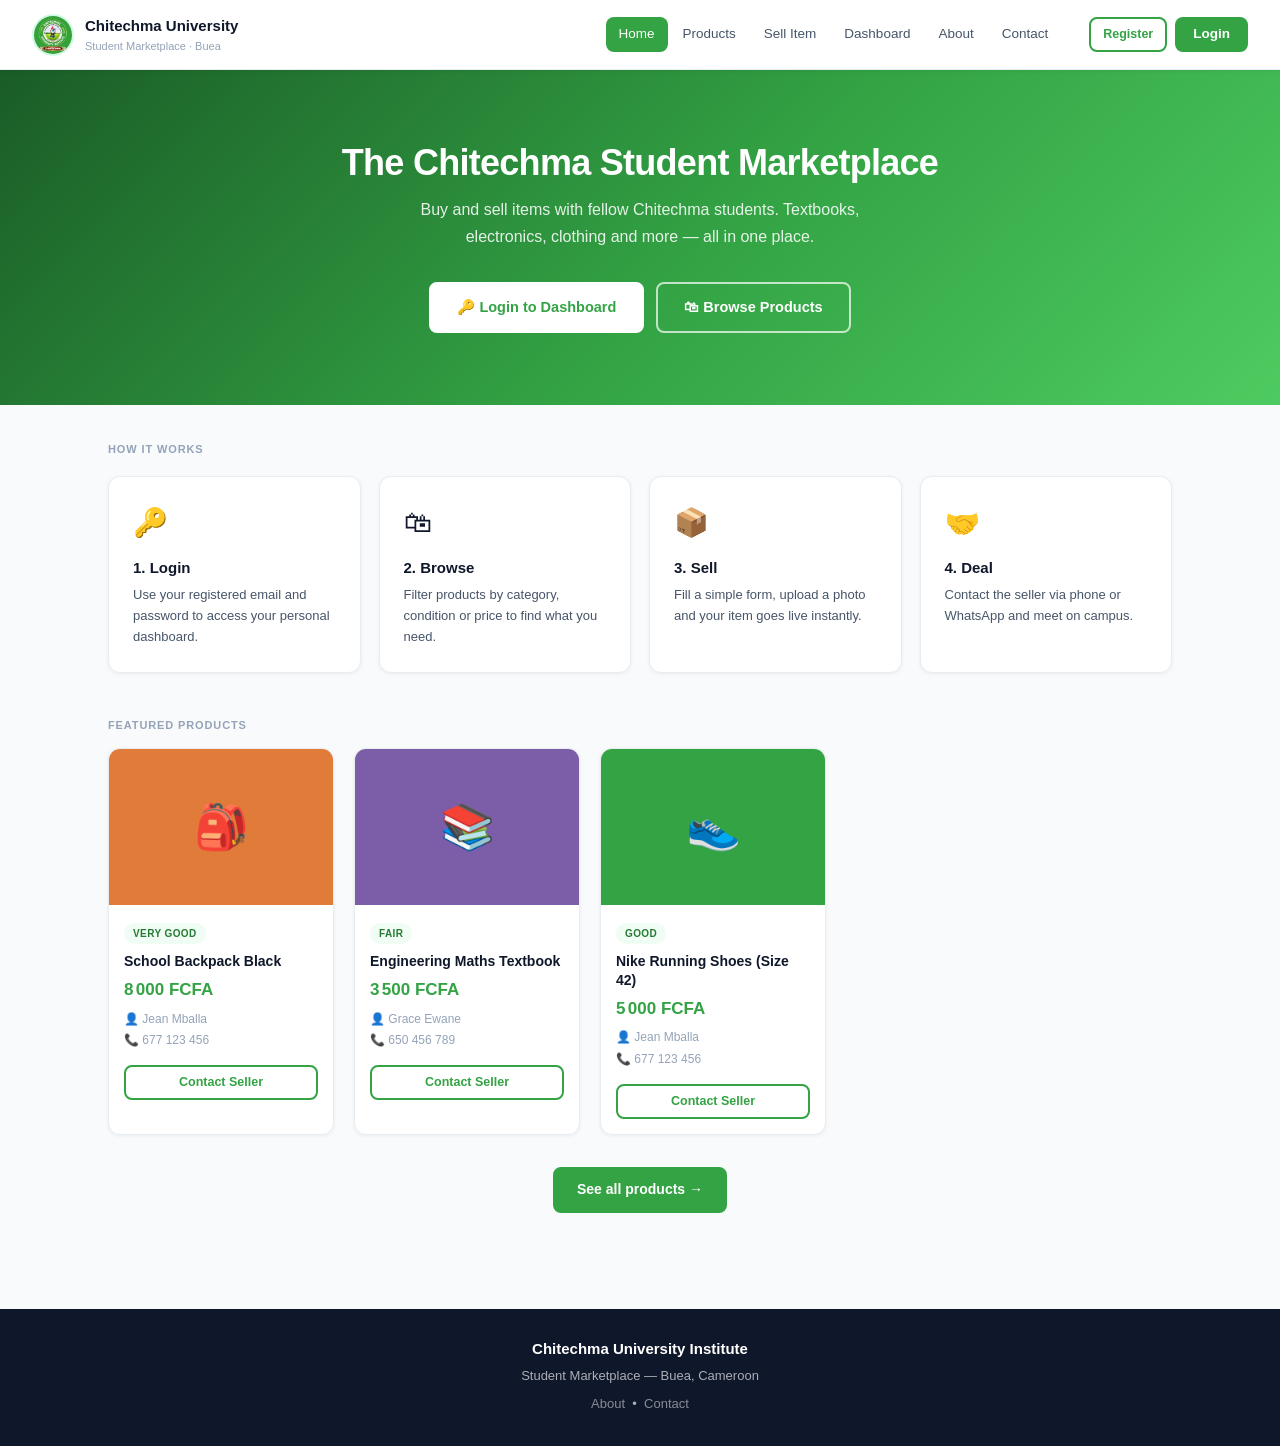
<file: index.html>
<!DOCTYPE html><html lang="en"><head><meta charset="UTF-8"><meta name="viewport" content="width=device-width,initial-scale=1.0"><title>Chitechma &mdash; Home</title><link rel="stylesheet" href="css/style.css"></head><body>
<header class="topbar">
  <a href="index.html" class="topbar-logo">
    <img src="images/logo.png" alt="Chitechma Logo">
    <div><div class="logo-name">Chitechma University</div><div class="logo-sub">Student Marketplace &middot; Buea</div></div>
  </a>
  <nav class="topbar-nav">
    <a href="index.html" id="nl-home">Home</a>
    <a href="products.html" id="nl-products">Products</a>
    <a href="sell.html" id="nl-sell">Sell Item</a>
    <a href="dashboard.html" id="nl-dashboard">Dashboard</a>
    <a href="about.html" id="nl-about">About</a>
    <a href="contact.html" id="nl-contact">Contact</a>
  </nav>
  <div id="nav-user-desktop"></div>
  <button class="nav-toggle" onclick="toggleMobileNav()">&#9776;</button>
</header>
<div class="nav-overlay" id="nav-overlay" onclick="closeMobileNav()"></div>
<div class="mobile-nav-panel" id="mobile-nav-panel">
  <div class="mnp-head"><span class="brand">&#127891; Menu</span><button class="mnp-close" onclick="closeMobileNav()">&#10005;</button></div>
  <div class="mnp-links">
    <a href="index.html" id="ml-home">&#127968; Home</a>
    <a href="products.html" id="ml-products">&#128717; Products</a>
    <a href="sell.html" id="ml-sell">&#128230; Sell Item</a>
    <a href="dashboard.html" id="ml-dashboard">&#128203; Dashboard</a>
    <a href="about.html" id="ml-about">&#8505; About</a>
    <a href="contact.html" id="ml-contact">&#128222; Contact</a>
  </div>
  <div id="nav-user-mobile"></div>
</div>

<div class="hero">
  <h1>The Chitechma Student Marketplace</h1>
  <p>Buy and sell items with fellow Chitechma students. Textbooks, electronics, clothing and more &mdash; all in one place.</p>
  <div class="hero-btns">
    <a href="login.html" class="btn btn-white">&#128273; Login to Dashboard</a>
    <a href="products.html" class="btn btn-outline">&#128717; Browse Products</a>
  </div>
</div>
<div class="page-wrap">
  <p class="section-label" style="margin-bottom:18px;">How it works</p>
  <div class="features-strip" style="margin-bottom:44px;">
    <div class="feature-card"><div class="feature-icon">&#128273;</div><h3>1. Login</h3><p>Use your registered email and password to access your personal dashboard.</p></div>
    <div class="feature-card"><div class="feature-icon">&#128717;</div><h3>2. Browse</h3><p>Filter products by category, condition or price to find what you need.</p></div>
    <div class="feature-card"><div class="feature-icon">&#128230;</div><h3>3. Sell</h3><p>Fill a simple form, upload a photo and your item goes live instantly.</p></div>
    <div class="feature-card"><div class="feature-icon">&#129309;</div><h3>4. Deal</h3><p>Contact the seller via phone or WhatsApp and meet on campus.</p></div>
  </div>
  <p class="section-label">Featured products</p>
  <div id="featured" class="products-grid" style="margin-bottom:32px;"></div>
  <div style="text-align:center;"><a href="products.html" class="btn btn-primary">See all products &rarr;</a></div>
</div>
<footer>
  <p class="footer-brand">Chitechma University Institute</p>
  <p>Student Marketplace &mdash; Buea, Cameroon</p>
  <p style="margin-top:8px;"><a href="about.html">About</a> &nbsp;&bull;&nbsp; <a href="contact.html">Contact</a></p>
</footer>
<script src="js/app.js"></script>
<script>document.addEventListener("DOMContentLoaded",function(){var p=DB.getApproved();var g=document.getElementById("featured");if(!p.length){g.innerHTML="<div class=\"empty\"><div class=\"empty-icon\">&#128235;</div><p>No products yet. <a href=\"sell.html\">Be the first!</a></p></div>";return;}g.innerHTML=p.slice(-4).reverse().map(buildCard).join("");});</script>
</body></html>
</file>
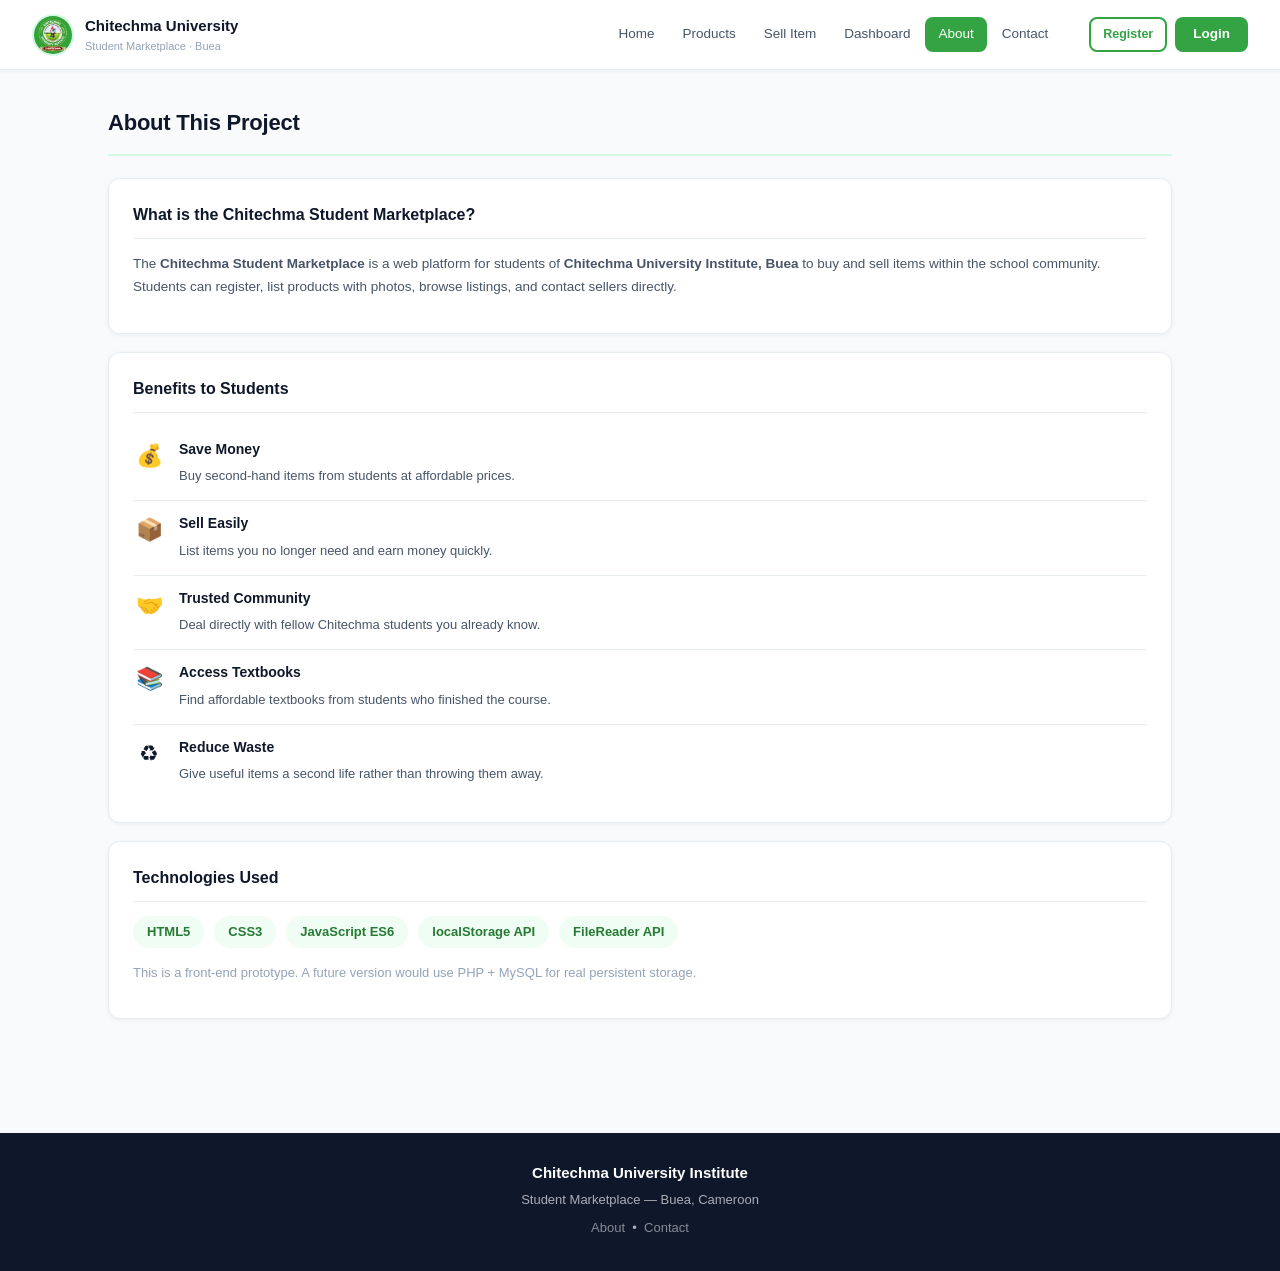
<file: about.html>
<!DOCTYPE html><html lang="en"><head><meta charset="UTF-8"><meta name="viewport" content="width=device-width,initial-scale=1.0"><title>Chitechma &mdash; About</title><link rel="stylesheet" href="css/style.css"></head><body>
<header class="topbar">
  <a href="index.html" class="topbar-logo">
    <img src="images/logo.png" alt="Chitechma Logo">
    <div><div class="logo-name">Chitechma University</div><div class="logo-sub">Student Marketplace &middot; Buea</div></div>
  </a>
  <nav class="topbar-nav">
    <a href="index.html" id="nl-home">Home</a>
    <a href="products.html" id="nl-products">Products</a>
    <a href="sell.html" id="nl-sell">Sell Item</a>
    <a href="dashboard.html" id="nl-dashboard">Dashboard</a>
    <a href="about.html" id="nl-about">About</a>
    <a href="contact.html" id="nl-contact">Contact</a>
  </nav>
  <div id="nav-user-desktop"></div>
  <button class="nav-toggle" onclick="toggleMobileNav()">&#9776;</button>
</header>
<div class="nav-overlay" id="nav-overlay" onclick="closeMobileNav()"></div>
<div class="mobile-nav-panel" id="mobile-nav-panel">
  <div class="mnp-head"><span class="brand">&#127891; Menu</span><button class="mnp-close" onclick="closeMobileNav()">&#10005;</button></div>
  <div class="mnp-links">
    <a href="index.html" id="ml-home">&#127968; Home</a>
    <a href="products.html" id="ml-products">&#128717; Products</a>
    <a href="sell.html" id="ml-sell">&#128230; Sell Item</a>
    <a href="dashboard.html" id="ml-dashboard">&#128203; Dashboard</a>
    <a href="about.html" id="ml-about">&#8505; About</a>
    <a href="contact.html" id="ml-contact">&#128222; Contact</a>
  </div>
  <div id="nav-user-mobile"></div>
</div>

<div class="page-wrap">
  <h1 class="page-title">About This Project</h1>
  <div class="info-block"><h2>What is the Chitechma Student Marketplace?</h2><p>The <strong>Chitechma Student Marketplace</strong> is a web platform for students of <strong>Chitechma University Institute, Buea</strong> to buy and sell items within the school community. Students can register, list products with photos, browse listings, and contact sellers directly.</p></div>
  <div class="info-block"><h2>Benefits to Students</h2>
    <div class="benefit-row"><div class="benefit-icon">&#128176;</div><div><strong>Save Money</strong><span>Buy second-hand items from students at affordable prices.</span></div></div>
    <div class="benefit-row"><div class="benefit-icon">&#128230;</div><div><strong>Sell Easily</strong><span>List items you no longer need and earn money quickly.</span></div></div>
    <div class="benefit-row"><div class="benefit-icon">&#129309;</div><div><strong>Trusted Community</strong><span>Deal directly with fellow Chitechma students you already know.</span></div></div>
    <div class="benefit-row"><div class="benefit-icon">&#128218;</div><div><strong>Access Textbooks</strong><span>Find affordable textbooks from students who finished the course.</span></div></div>
    <div class="benefit-row"><div class="benefit-icon">&#9851;</div><div><strong>Reduce Waste</strong><span>Give useful items a second life rather than throwing them away.</span></div></div>
  </div>
  <div class="info-block"><h2>Technologies Used</h2><div style="display:flex;flex-wrap:wrap;gap:10px;margin-top:4px;"><span class="badge badge-green" style="font-size:13px;padding:6px 14px;">HTML5</span><span class="badge badge-green" style="font-size:13px;padding:6px 14px;">CSS3</span><span class="badge badge-green" style="font-size:13px;padding:6px 14px;">JavaScript ES6</span><span class="badge badge-green" style="font-size:13px;padding:6px 14px;">localStorage API</span><span class="badge badge-green" style="font-size:13px;padding:6px 14px;">FileReader API</span></div><p style="margin-top:14px;font-size:13px;color:var(--t3);">This is a front-end prototype. A future version would use PHP + MySQL for real persistent storage.</p></div>
</div>
<footer>
  <p class="footer-brand">Chitechma University Institute</p>
  <p>Student Marketplace &mdash; Buea, Cameroon</p>
  <p style="margin-top:8px;"><a href="about.html">About</a> &nbsp;&bull;&nbsp; <a href="contact.html">Contact</a></p>
</footer>
<script src="js/app.js"></script>
</body></html>
</file>
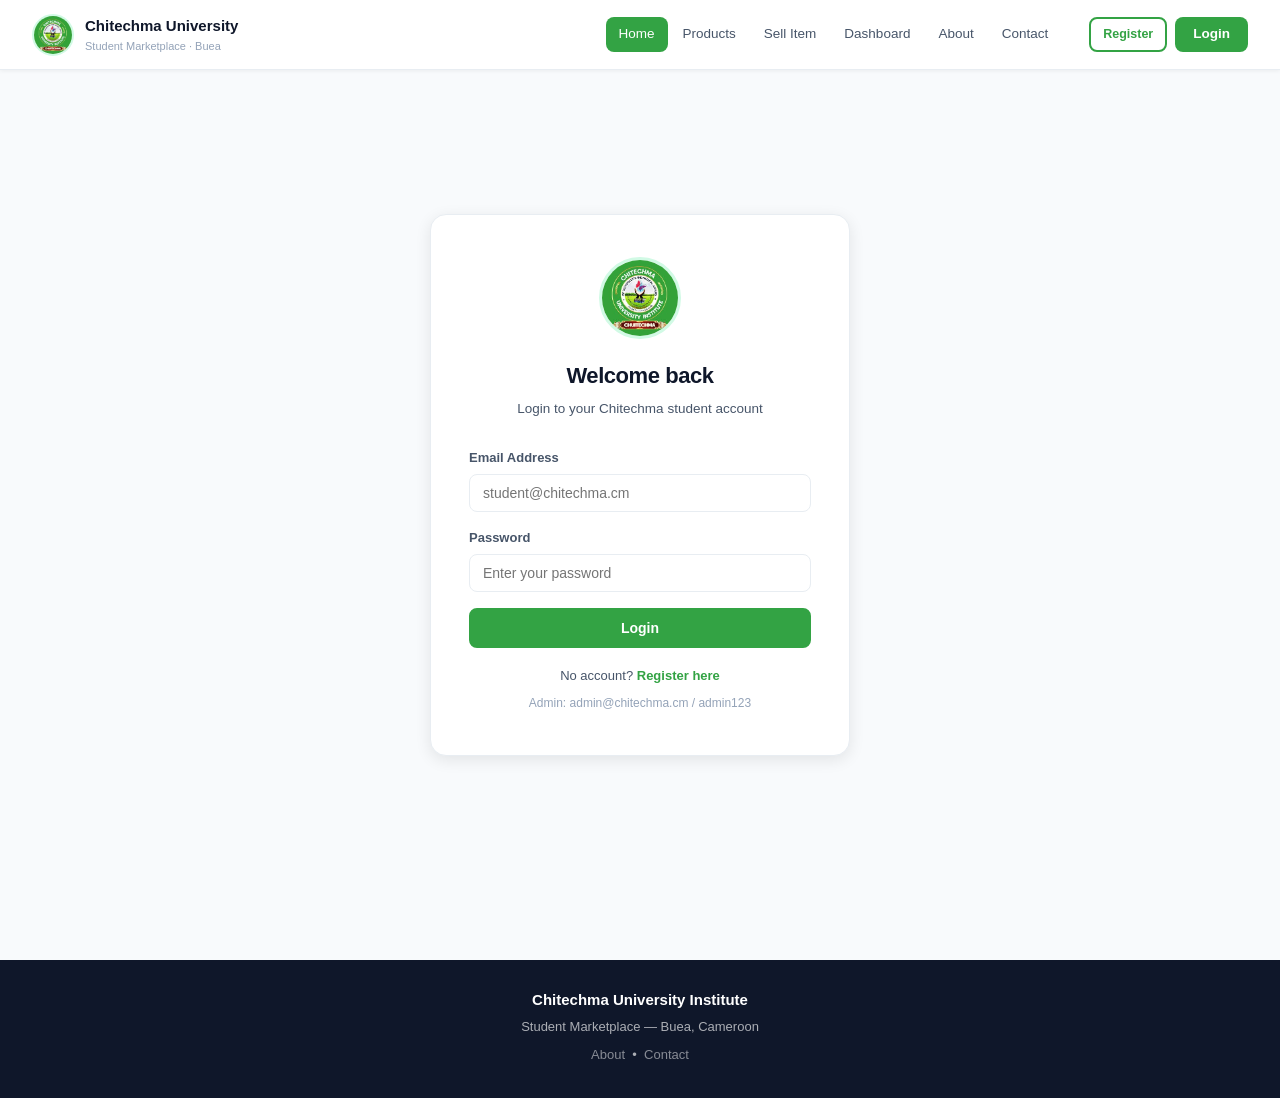
<file: admin.html>
<!DOCTYPE html>
<html lang="en">
<head>
  <meta charset="UTF-8">
  <meta name="viewport" content="width=device-width, initial-scale=1.0">
  <title>Chitechma — Admin Panel</title>
  <link rel="stylesheet" href="css/style.css">
  <style>
    /* Extra admin-only styles */
    body { padding-top: 0; }

    /* Quick action buttons row */
    .action-row { display:flex; flex-wrap:wrap; gap:10px; margin-bottom:24px; }

    /* Stat change indicator */
    .stat-change { font-size:12px; margin-top:6px; font-weight:600; }
    .stat-change.up   { color:#16a34a; }
    .stat-change.down { color:#dc2626; }

    /* Approval card */
    .approval-card {
      background:#fff; border:1px solid var(--bdr); border-radius:var(--rm);
      padding:18px; margin-bottom:14px; display:flex; gap:16px;
      align-items:flex-start; box-shadow:var(--ss);
    }
    .approval-thumb {
      width:64px; height:64px; border-radius:var(--r); object-fit:cover;
      flex-shrink:0; display:flex; align-items:center; justify-content:center;
      font-size:28px;
    }
    .approval-info { flex:1; }
    .approval-info h4 { font-size:15px; font-weight:700; color:var(--t1); margin-bottom:4px; }
    .approval-info p  { font-size:13px; color:var(--t2); margin-bottom:3px; }
    .approval-actions { display:flex; gap:8px; margin-top:10px; flex-wrap:wrap; }

    /* User detail row */
    .user-detail-card {
      background:#fff; border:1px solid var(--bdr); border-radius:var(--rm);
      padding:16px 20px; margin-bottom:12px; display:flex;
      align-items:center; gap:16px; flex-wrap:wrap;
    }
    .user-detail-avatar {
      width:44px; height:44px; border-radius:50%; background:var(--g);
      color:#fff; display:flex; align-items:center; justify-content:center;
      font-size:16px; font-weight:700; flex-shrink:0; overflow:hidden;
    }
    .user-detail-avatar img { width:100%; height:100%; object-fit:cover; }
    .user-detail-info { flex:1; min-width:160px; }
    .user-detail-info h4 { font-size:14px; font-weight:700; color:var(--t1); }
    .user-detail-info p  { font-size:12px; color:var(--t3); margin-top:2px; }
    .user-detail-actions { display:flex; gap:8px; flex-wrap:wrap; margin-left:auto; }

    /* Transaction card */
    .txn-card {
      background:#fff; border:1px solid var(--bdr); border-radius:var(--rm);
      padding:18px 20px; margin-bottom:12px; box-shadow:var(--ss);
    }
    .txn-header { display:flex; align-items:center; justify-content:space-between; flex-wrap:wrap; gap:10px; margin-bottom:12px; }
    .txn-id     { font-size:12px; font-weight:700; color:var(--t3); letter-spacing:.04em; }
    .txn-body   { display:flex; gap:20px; flex-wrap:wrap; margin-bottom:14px; }
    .txn-field  { flex:1; min-width:120px; }
    .txn-field-label { font-size:11px; text-transform:uppercase; letter-spacing:.05em; color:var(--t3); margin-bottom:3px; }
    .txn-field-value { font-size:14px; font-weight:600; color:var(--t1); }
    .txn-note   { font-size:13px; color:var(--t2); background:var(--bg); padding:10px 14px; border-radius:var(--r); margin-bottom:14px; }
    .txn-actions { display:flex; gap:8px; flex-wrap:wrap; }

    /* Activity feed */
    .activity-feed { max-height:380px; overflow-y:auto; }
    .act-item { display:flex; gap:12px; padding:10px 0; border-bottom:1px solid var(--bdr); }
    .act-item:last-child { border-bottom:none; }
    .act-dot  { width:9px; height:9px; border-radius:50%; flex-shrink:0; margin-top:5px; }
    .act-dot.success { background:var(--g); }
    .act-dot.warn    { background:var(--amber); }
    .act-dot.danger  { background:var(--red); }
    .act-dot.info    { background:var(--blue); }
    .act-text { font-size:13px; color:var(--t2); line-height:1.5; }
    .act-time { font-size:11px; color:var(--t3); margin-top:2px; }

    /* Settings rows */
    .setting-row {
      display:flex; align-items:center; justify-content:space-between;
      padding:16px 0; border-bottom:1px solid var(--bdr); gap:14px; flex-wrap:wrap;
    }
    .setting-row:last-child { border-bottom:none; }
    .setting-label  { font-size:14px; font-weight:600; color:var(--t1); }
    .setting-desc   { font-size:12px; color:var(--t3); margin-top:3px; }
    .toggle-switch  { position:relative; display:inline-block; width:44px; height:24px; flex-shrink:0; }
    .toggle-switch input { opacity:0; width:0; height:0; }
    .toggle-slider  { position:absolute; cursor:pointer; inset:0; background:#cbd5e1; border-radius:24px; transition:.2s; }
    .toggle-slider:before { content:''; position:absolute; height:18px; width:18px; left:3px; bottom:3px; background:#fff; border-radius:50%; transition:.2s; }
    input:checked + .toggle-slider { background:var(--g); }
    input:checked + .toggle-slider:before { transform:translateX(20px); }

    /* Reports chart bar */
    .chart-bar-row { display:flex; align-items:center; gap:12px; margin-bottom:10px; }
    .chart-bar-label { width:90px; font-size:12px; color:var(--t2); text-align:right; flex-shrink:0; }
    .chart-bar-track { flex:1; height:22px; background:var(--bg); border-radius:var(--pill); overflow:hidden; }
    .chart-bar-fill  { height:100%; border-radius:var(--pill); background:var(--g); display:flex; align-items:center; justify-content:flex-end; padding-right:8px; font-size:11px; font-weight:700; color:#fff; transition:width .4s ease; }
    .chart-bar-val   { font-size:12px; color:var(--t2); width:70px; text-align:right; flex-shrink:0; }
  </style>
</head>
<body class="admin-body">

<div class="admin-layout">

  <!-- ═══════════════════════════════════════
       SIDEBAR
       ═══════════════════════════════════════ -->
  <aside class="admin-sidebar">
    <div class="admin-sidebar-head">
      <img src="images/logo.png" alt="Logo">
      <div>
        <div class="admin-brand">Chitechma</div>
        <div class="admin-brand-sub">Admin Panel</div>
      </div>
    </div>

    <div class="sidebar-section">Overview</div>
    <a class="sidebar-link active" id="sl-overview" onclick="showPane('overview')">
      <span class="sl-icon">📊</span> Dashboard
    </a>
    <a class="sidebar-link" id="sl-activity" onclick="showPane('activity')">
      <span class="sl-icon">📡</span> Activity Log
    </a>

    <div class="sidebar-section">Listings</div>
    <a class="sidebar-link" id="sl-pending" onclick="showPane('pending')">
      <span class="sl-icon">⏳</span> Pending Approval
      <span class="sidebar-badge" id="sb-pending">0</span>
    </a>
    <a class="sidebar-link" id="sl-products" onclick="showPane('products')">
      <span class="sl-icon">📦</span> All Listings
    </a>

    <div class="sidebar-section">Users</div>
    <a class="sidebar-link" id="sl-users" onclick="showPane('users')">
      <span class="sl-icon">👥</span> All Users
    </a>
    <a class="sidebar-link" id="sl-verify" onclick="showPane('verify')">
      <span class="sl-icon">✅</span> Verify Students
      <span class="sidebar-badge" id="sb-verify">0</span>
    </a>

    <div class="sidebar-section">Transactions</div>
    <a class="sidebar-link" id="sl-transactions" onclick="showPane('transactions')">
      <span class="sl-icon">💳</span> Transactions
    </a>

    <div class="sidebar-section">Communication</div>
    <a class="sidebar-link" id="sl-messages" onclick="showPane('messages')">
      <span class="sl-icon">📬</span> Messages
      <span class="sidebar-badge" id="sb-msgs">0</span>
    </a>

    <div class="sidebar-section">Site</div>
    <a class="sidebar-link" id="sl-team" onclick="showPane('team')">
      <span class="sl-icon">🤝</span> Team Members
    </a>
    <a class="sidebar-link" id="sl-reports" onclick="showPane('reports')">
      <span class="sl-icon">📈</span> Reports
    </a>
    <a class="sidebar-link" id="sl-settings" onclick="showPane('settings')">
      <span class="sl-icon">⚙️</span> Settings
    </a>
    <a class="sidebar-link" id="sl-profile" onclick="showPane('profile')">
      <span class="sl-icon">👤</span> My Profile
    </a>

    <div class="admin-sidebar-foot">
      <a href="index.html" class="sidebar-link" style="color:rgba(255,255,255,.5);">
        <span class="sl-icon">🌐</span> View Site
      </a>
      <div class="sidebar-logout" onclick="Auth.logout()">
        <span style="font-size:16px;">🚪</span> Logout
      </div>
    </div>
  </aside>

  <!-- ═══════════════════════════════════════
       MAIN AREA
       ═══════════════════════════════════════ -->
  <main class="admin-main">

    <!-- Top bar -->
    <div class="admin-topbar">
      <h1 id="pane-title">Dashboard</h1>
      <div class="admin-topbar-right">
        <span id="admin-greeting" style="font-size:13px;color:var(--t3);"></span>
        <div id="admin-avatar" class="user-avatar" style="width:34px;height:34px;font-size:14px;cursor:pointer;" onclick="showPane('profile')"></div>
      </div>
    </div>

    <div class="admin-content">
      <div id="alert-box"></div>

      <!-- ── OVERVIEW ─────────────────────────────────── -->
      <div id="pane-overview" class="tab-pane active">
        <div class="kpi-row" id="kpi-row"></div>
        <div class="two-col">
          <div class="col-main">
            <div class="card">
              <div class="card-title">⏳ Listings Awaiting Approval</div>
              <div id="ov-pending"></div>
            </div>
            <div class="card">
              <div class="card-title">⚠️ Disputed Transactions</div>
              <div id="ov-disputed"></div>
            </div>
          </div>
          <div class="col-side">
            <div class="card">
              <div class="card-title">📡 Recent Activity</div>
              <div class="activity-feed" id="ov-activity"></div>
            </div>
            <div class="card" style="margin-top:0;">
              <div class="card-title">👥 Unverified Students</div>
              <div id="ov-unverified"></div>
            </div>
          </div>
        </div>
      </div>

      <!-- ── ACTIVITY LOG ─────────────────────────────── -->
      <div id="pane-activity" class="tab-pane">
        <div style="display:flex;justify-content:space-between;align-items:center;margin-bottom:18px;flex-wrap:wrap;gap:10px;">
          <strong style="font-size:15px;">Full Activity Log</strong>
          <button class="btn btn-danger btn-sm" onclick="clearActivity()">🗑️ Clear Log</button>
        </div>
        <div class="card" style="padding:0;">
          <div id="activity-full" style="padding:0 20px;"></div>
        </div>
      </div>

      <!-- ── PENDING APPROVAL ─────────────────────────── -->
      <div id="pane-pending" class="tab-pane">
        <div class="notice notice-warn" style="margin-bottom:20px;">
          ⚠️ These listings have been submitted by students and are waiting for your review before going live.
        </div>
        <div id="pending-list"></div>
      </div>

      <!-- ── ALL LISTINGS ─────────────────────────────── -->
      <div id="pane-products" class="tab-pane">
        <div style="display:flex;justify-content:space-between;align-items:center;margin-bottom:16px;flex-wrap:wrap;gap:10px;">
          <strong style="font-size:15px;">All Listings</strong>
          <input class="form-control" style="max-width:240px;" type="text" id="prod-search" placeholder="🔍 Search..." oninput="renderProducts()">
        </div>
        <div style="overflow-x:auto;">
          <table class="data-table">
            <thead><tr><th>Photo</th><th>Name</th><th>Category</th><th>Price</th><th>Seller</th><th>Date</th><th>Status</th><th>Actions</th></tr></thead>
            <tbody id="prod-tbody"></tbody>
          </table>
        </div>
      </div>

      <!-- ── ALL USERS ────────────────────────────────── -->
      <div id="pane-users" class="tab-pane">
        <div style="display:flex;justify-content:space-between;align-items:center;margin-bottom:16px;flex-wrap:wrap;gap:10px;">
          <strong style="font-size:15px;">All Registered Users</strong>
          <input class="form-control" style="max-width:240px;" type="text" id="user-search" placeholder="🔍 Search users..." oninput="renderUsers()">
        </div>
        <div id="users-list"></div>
      </div>

      <!-- ── VERIFY STUDENTS ─────────────────────────── -->
      <div id="pane-verify" class="tab-pane">
        <div class="notice notice-blue" style="margin-bottom:20px;">
          ℹ️ These students have registered but have not been verified yet. Verify them to confirm they are real Chitechma students.
        </div>
        <div id="verify-list"></div>
      </div>

      <!-- ── TRANSACTIONS ─────────────────────────────── -->
      <div id="pane-transactions" class="tab-pane">
        <div style="display:flex;justify-content:space-between;align-items:center;margin-bottom:16px;flex-wrap:wrap;gap:10px;">
          <strong style="font-size:15px;">Transaction Monitor</strong>
          <div style="display:flex;gap:8px;flex-wrap:wrap;">
            <select class="form-control" id="txn-filter" onchange="renderTransactions()" style="max-width:160px;">
              <option value="">All Statuses</option>
              <option value="pending">Pending</option>
              <option value="confirmed">Confirmed</option>
              <option value="disputed">Disputed</option>
              <option value="cancelled">Cancelled</option>
            </select>
            <button class="btn btn-primary btn-sm" onclick="openNewTxn()">+ Log Transaction</button>
          </div>
        </div>
        <div id="txn-form-wrap" style="display:none;">
          <div class="inline-form">
            <h3>📝 Log a New Transaction</h3>
            <div class="form-row">
              <div class="form-group"><label>Product Name *</label><input class="form-control" id="tf-prod" placeholder="e.g. Nike Shoes"></div>
              <div class="form-group"><label>Amount (FCFA) *</label><input class="form-control" type="number" id="tf-amt" placeholder="5000"></div>
            </div>
            <div class="form-row">
              <div class="form-group"><label>Buyer Name *</label><input class="form-control" id="tf-buyer" placeholder="Student name"></div>
              <div class="form-group"><label>Seller Name *</label><input class="form-control" id="tf-seller" placeholder="Student name"></div>
            </div>
            <div class="form-group"><label>Note (optional)</label><input class="form-control" id="tf-note" placeholder="Any details about this transaction..."></div>
            <div style="display:flex;gap:10px;flex-wrap:wrap;">
              <button class="btn btn-primary btn-sm" onclick="saveTxn()">💾 Save</button>
              <button class="btn btn-ghost btn-sm" onclick="closeTxnForm()">✖ Cancel</button>
            </div>
          </div>
        </div>
        <div id="txn-list"></div>
      </div>

      <!-- ── MESSAGES ──────────────────────────────────── -->
      <div id="pane-messages" class="tab-pane">
        <div style="display:flex;justify-content:space-between;align-items:center;margin-bottom:16px;flex-wrap:wrap;gap:10px;">
          <strong style="font-size:15px;">All Platform Messages</strong>
          <button class="btn btn-danger btn-sm" onclick="if(confirm('Delete ALL messages?')){DB.saveMessages([]);renderMessages();showAlert('All messages deleted.','success');}">🗑️ Delete All</button>
        </div>
        <div id="msgs-list"></div>
      </div>

      <!-- ── TEAM MEMBERS ─────────────────────────────── -->
      <div id="pane-team" class="tab-pane">
        <div class="inline-form" id="team-form">
          <h3 id="team-form-title">➕ Add Team Member</h3>
          <input type="hidden" id="t-eid">
          <div class="form-row">
            <div class="form-group"><label>Full Name *</label><input class="form-control" type="text" id="t-name" placeholder="e.g. Jean Mballa"></div>
            <div class="form-group"><label>Role *</label><input class="form-control" type="text" id="t-role" placeholder="e.g. Products Page & Sell Form"></div>
          </div>
          <div class="form-group">
            <label>Profile Photo</label>
            <div class="upload-area" style="max-width:180px;padding:14px;" onclick="document.getElementById('t-photo').click()">
              <div id="t-photo-prev"><div style="font-size:28px;">📷</div><p>Click to upload</p></div>
            </div>
            <input type="file" id="t-photo" accept="image/*" style="display:none;" onchange="prevTeamPhoto(this)">
          </div>
          <div style="display:flex;gap:10px;flex-wrap:wrap;">
            <button class="btn btn-primary btn-sm" onclick="saveTeam()">💾 Save Member</button>
            <button class="btn btn-ghost btn-sm" onclick="cancelTeam()">✖ Cancel</button>
          </div>
        </div>
        <div id="team-table"></div>
      </div>

      <!-- ── REPORTS ───────────────────────────────────── -->
      <div id="pane-reports" class="tab-pane">
        <div class="two-col">
          <div class="col-main">
            <div class="card">
              <div class="card-title">📦 Products by Category</div>
              <div id="report-cats"></div>
            </div>
            <div class="card">
              <div class="card-title">💳 Transaction Summary</div>
              <div id="report-txns"></div>
            </div>
          </div>
          <div class="col-side">
            <div class="card">
              <div class="card-title">📊 Platform Summary</div>
              <div id="report-summary"></div>
            </div>
            <div class="card">
              <div class="card-title">🏆 Top Sellers</div>
              <div id="report-sellers"></div>
            </div>
          </div>
        </div>
      </div>

      <!-- ── SETTINGS ──────────────────────────────────── -->
      <div id="pane-settings" class="tab-pane">
        <div class="card">
          <div class="card-title">⚙️ Platform Settings</div>
          <div class="setting-row">
            <div><div class="setting-label">Require Admin Approval for Listings</div><div class="setting-desc">New product listings must be approved before going live.</div></div>
            <label class="toggle-switch"><input type="checkbox" id="s-approval" checked onchange="saveSetting('require_approval',this.checked)"><span class="toggle-slider"></span></label>
          </div>
          <div class="setting-row">
            <div><div class="setting-label">Allow New Registrations</div><div class="setting-desc">Allow new students to register accounts.</div></div>
            <label class="toggle-switch"><input type="checkbox" id="s-register" checked onchange="saveSetting('allow_register',this.checked)"><span class="toggle-slider"></span></label>
          </div>
          <div class="setting-row">
            <div><div class="setting-label">Show Marketplace to Public</div><div class="setting-desc">Non-logged-in visitors can browse products.</div></div>
            <label class="toggle-switch"><input type="checkbox" id="s-public" checked onchange="saveSetting('public_browse',this.checked)"><span class="toggle-slider"></span></label>
          </div>
          <div class="setting-row">
            <div><div class="setting-label">Require Student Verification</div><div class="setting-desc">Only verified students can post listings.</div></div>
            <label class="toggle-switch"><input type="checkbox" id="s-verifyreq" onchange="saveSetting('verify_required',this.checked)"><span class="toggle-slider"></span></label>
          </div>
        </div>
        <div class="card">
          <div class="card-title">🗑️ Data Management</div>
          <div class="setting-row">
            <div><div class="setting-label">Clear All Messages</div><div class="setting-desc">Permanently delete all platform messages.</div></div>
            <button class="btn btn-danger btn-sm" onclick="if(confirm('Delete all messages?')){DB.saveMessages([]);showAlert('Messages cleared.','success');}">Clear</button>
          </div>
          <div class="setting-row">
            <div><div class="setting-label">Clear Activity Log</div><div class="setting-desc">Remove all entries from the activity log.</div></div>
            <button class="btn btn-danger btn-sm" onclick="clearActivity()">Clear</button>
          </div>
          <div class="setting-row">
            <div><div class="setting-label">Reset Demo Data</div><div class="setting-desc">Restore the original sample products and users.</div></div>
            <button class="btn btn-warn btn-sm" onclick="resetData()">Reset</button>
          </div>
        </div>
      </div>

      <!-- ── PROFILE ───────────────────────────────────── -->
      <div id="pane-profile" class="tab-pane">
        <div class="two-col">
          <div class="col-main">
            <div class="card">
              <div class="card-title">🖼️ Profile Photo</div>
              <div style="display:flex;align-items:center;gap:20px;flex-wrap:wrap;margin-bottom:8px;">
                <div id="ap-display" class="user-detail-avatar" style="width:80px;height:80px;font-size:28px;"></div>
                <div>
                  <p style="font-size:13px;color:var(--t2);margin-bottom:10px;">Upload a profile photo for your admin account.</p>
                  <div class="upload-area" style="max-width:200px;padding:12px;" onclick="document.getElementById('ap-file').click()">
                    <p style="font-size:13px;">📷 Choose photo</p>
                    <p style="font-size:11px;color:var(--t3);">JPG or PNG · Max 1.5MB</p>
                  </div>
                  <input type="file" id="ap-file" accept="image/*" style="display:none;" onchange="uploadAdminPhoto(this)">
                </div>
              </div>
            </div>
            <div class="card">
              <div class="card-title">✏️ Update Information</div>
              <div class="form-group"><label>Full Name</label><input class="form-control" type="text" id="ap-name"></div>
              <div class="form-group"><label>Phone Number</label><input class="form-control" type="tel" id="ap-phone"></div>
              <button class="btn btn-primary btn-sm" onclick="saveAdminInfo()">💾 Save Changes</button>
            </div>
            <div class="card">
              <div class="card-title">🔒 Change Password</div>
              <div class="form-group"><label>Current Password</label><input class="form-control" type="password" id="cp-cur" placeholder="Current password"></div>
              <div class="form-group"><label>New Password</label><input class="form-control" type="password" id="cp-new" placeholder="Min 6 characters"></div>
              <div class="form-group"><label>Confirm New</label><input class="form-control" type="password" id="cp-con" placeholder="Repeat new password"></div>
              <button class="btn btn-primary btn-sm" onclick="changePW()">🔒 Update Password</button>
            </div>
          </div>
          <div class="col-side">
            <div class="card">
              <div class="card-title">Account Info</div>
              <div id="ap-info"></div>
            </div>
            <div class="card">
              <div class="card-title">🔗 Quick Links</div>
              <div style="display:flex;flex-direction:column;gap:8px;">
                <a href="index.html" class="btn btn-ghost btn-sm">🌐 View Homepage</a>
                <a href="products.html" class="btn btn-ghost btn-sm">📦 View Products</a>
                <a href="contact.html" class="btn btn-ghost btn-sm">📋 View Team Page</a>
              </div>
            </div>
          </div>
        </div>
      </div>

    </div><!-- end admin-content -->
  </main>
</div><!-- end admin-layout -->

<script src="js/app.js"></script>
<script>
/* ══════════════════════════════════════════════════
   STATE
   ══════════════════════════════════════════════════ */
var tPhotoB64   = null;
var currentPane = 'overview';

/* ══════════════════════════════════════════════════
   INIT
   ══════════════════════════════════════════════════ */
document.addEventListener('DOMContentLoaded', function () {
  if (!Auth.requireAdmin()) return;

  var u  = Auth.getUser();
  var fu = DB.getUserById(u.id);
  document.getElementById('admin-greeting').textContent = 'Hi, ' + u.name.split(' ')[0];
  var av = document.getElementById('admin-avatar');
  if (u.profileImage) av.innerHTML = '<img src="' + u.profileImage + '">';
  else av.textContent = u.name.charAt(0).toUpperCase();

  updateBadges();
  renderOverview();
  loadSettings();
});

/* ══════════════════════════════════════════════════
   PANE NAVIGATION
   ══════════════════════════════════════════════════ */
var paneTitles = {
  overview:'Dashboard', activity:'Activity Log', pending:'Pending Approval',
  products:'All Listings', users:'All Users', verify:'Verify Students',
  transactions:'Transaction Monitor', messages:'Messages',
  team:'Team Members', reports:'Reports', settings:'Settings', profile:'My Profile'
};

function showPane(name) {
  document.querySelectorAll('.tab-pane').forEach(function(p){ p.classList.remove('active'); });
  document.querySelectorAll('.sidebar-link').forEach(function(l){ l.classList.remove('active'); });
  document.getElementById('pane-' + name).classList.add('active');
  var sl = document.getElementById('sl-' + name);
  if (sl) sl.classList.add('active');
  document.getElementById('pane-title').textContent = paneTitles[name] || name;
  currentPane = name;

  var renders = {
    overview: renderOverview, activity: renderActivity,
    pending: renderPending, products: renderProducts,
    users: renderUsers, verify: renderVerify,
    transactions: renderTransactions, messages: renderMessages,
    team: renderTeam, reports: renderReports, profile: renderProfile
  };
  if (renders[name]) renders[name]();
}

/* ══════════════════════════════════════════════════
   BADGES (sidebar notification counts)
   ══════════════════════════════════════════════════ */
function updateBadges() {
  var pending  = DB.getProducts().filter(function(p){ return p.status === 'pending'; }).length;
  var unverif  = DB.getUsers().filter(function(u){ return u.role === 'student' && !u.verified; }).length;
  var unreadM  = DB.getMessages().filter(function(m){ return !m.read; }).length;

  setBadge('sb-pending', pending);
  setBadge('sb-verify',  unverif);
  setBadge('sb-msgs',    unreadM);
}
function setBadge(id, n) {
  var el = document.getElementById(id);
  if (!el) return;
  el.textContent = n;
  el.style.display = n > 0 ? 'inline-block' : 'none';
}

/* ══════════════════════════════════════════════════
   OVERVIEW
   ══════════════════════════════════════════════════ */
function renderOverview() {
  var prods  = DB.getProducts();
  var users  = DB.getUsers();
  var txns   = DB.getTransactions();
  var msgs   = DB.getMessages();
  var live   = prods.filter(function(p){ return p.status === 'live'; });
  var pend   = prods.filter(function(p){ return p.status === 'pending'; });
  var disp   = txns.filter(function(t){ return t.status === 'disputed'; });
  var total  = txns.reduce(function(s,t){ return s + (t.amount||0); }, 0);

  document.getElementById('kpi-row').innerHTML =
    kpi('📦', live.length, 'Live Listings', pend.length + ' pending', pend.length > 0 ? 'warn':'', 'kpi-green') +
    kpi('👥', users.length, 'Registered Users', users.filter(function(u){return u.role==='student';}).length + ' students', 'up', 'kpi-blue') +
    kpi('💳', txns.length, 'Transactions', formatPrice(total) + ' total value', 'up', 'kpi-amber') +
    kpi('⚠️', disp.length, 'Disputes', disp.length > 0 ? 'Needs attention' : 'All clear', disp.length > 0 ? 'danger':'up', 'kpi-red');

  // Pending in overview
  var ovp = document.getElementById('ov-pending');
  if (!pend.length) { ovp.innerHTML = '<div class="empty" style="padding:24px 0;"><div class="empty-icon" style="font-size:32px;">✅</div><p>All listings are approved.</p></div>'; }
  else ovp.innerHTML = pend.slice(0, 3).map(approvalCard).join('') + (pend.length > 3 ? '<button class="btn btn-ghost btn-sm" onclick="showPane(\'pending\')">See all ' + pend.length + ' pending →</button>' : '');

  // Disputed transactions
  var ovd = document.getElementById('ov-disputed');
  if (!disp.length) { ovd.innerHTML = '<div class="empty" style="padding:24px 0;"><div class="empty-icon" style="font-size:32px;">✅</div><p>No disputes.</p></div>'; }
  else ovd.innerHTML = disp.map(function(t){ return txnCard(t, true); }).join('');

  // Activity
  var acts = DB.getActivity();
  var ova  = document.getElementById('ov-activity');
  if (!acts.length) { ova.innerHTML = '<div class="empty" style="padding:16px 0;font-size:13px;">No activity yet.</div>'; }
  else ova.innerHTML = acts.slice(0, 8).map(function(a){ return '<div class="act-item"><div class="act-dot ' + (a.type||'info') + '"></div><div><div class="act-text">' + escHtml(a.action) + ' — ' + escHtml(a.detail) + '</div><div class="act-time">' + formatDateTime(a.date) + '</div></div></div>'; }).join('');

  // Unverified
  var unv  = DB.getUsers().filter(function(u){ return u.role === 'student' && !u.verified; });
  var ovu  = document.getElementById('ov-unverified');
  if (!unv.length) { ovu.innerHTML = '<div class="empty" style="padding:16px 0;font-size:13px;">All students verified.</div>'; }
  else ovu.innerHTML = unv.slice(0, 4).map(function(u){ return '<div style="display:flex;align-items:center;gap:10px;padding:8px 0;border-bottom:1px solid var(--bdr);"><div class="user-detail-avatar" style="width:34px;height:34px;font-size:13px;">' + escHtml(u.name.charAt(0)) + '</div><div style="flex:1;"><div style="font-size:13px;font-weight:600;">' + escHtml(u.name) + '</div><div style="font-size:11px;color:var(--t3);">' + escHtml(u.email) + '</div></div><button class="btn btn-primary btn-xs" onclick="verifyUser(' + u.id + ',true)">Verify</button></div>'; }).join('') + (unv.length > 4 ? '<button class="btn btn-ghost btn-sm" style="margin-top:10px;" onclick="showPane(\'verify\')">See all ' + unv.length + ' →</button>' : '');
}

function kpi(icon, num, label, sub, subClass, colorClass) {
  return '<div class="kpi-card ' + colorClass + '"><div class="kpi-icon">' + icon + '</div><div class="kpi-num">' + num + '</div><div class="kpi-label">' + label + '</div><div class="kpi-sub ' + subClass + '">' + sub + '</div></div>';
}

/* ══════════════════════════════════════════════════
   ACTIVITY LOG
   ══════════════════════════════════════════════════ */
function renderActivity() {
  var acts = DB.getActivity();
  var el   = document.getElementById('activity-full');
  if (!acts.length) { el.innerHTML = '<div class="empty" style="padding:40px 0;"><div class="empty-icon">📡</div><p>No activity recorded yet.</p></div>'; return; }
  el.innerHTML = acts.map(function(a) {
    return '<div class="act-item"><div class="act-dot ' + (a.type||'info') + '"></div><div><div class="act-text"><strong>' + escHtml(a.action) + '</strong> — ' + escHtml(a.detail) + '</div><div class="act-time">' + formatDateTime(a.date) + '</div></div></div>';
  }).join('');
}
function clearActivity() {
  if (!confirm('Clear all activity logs?')) return;
  localStorage.removeItem('cm_act');
  DB.logActivity('Log cleared','Admin cleared the activity log','info');
  renderActivity();
  showAlert('Activity log cleared.', 'success');
}

/* ══════════════════════════════════════════════════
   PENDING APPROVAL
   ══════════════════════════════════════════════════ */
function renderPending() {
  var pend = DB.getProducts().filter(function(p){ return p.status === 'pending'; });
  var el   = document.getElementById('pending-list');
  if (!pend.length) { el.innerHTML = '<div class="empty"><div class="empty-icon">✅</div><p>No listings waiting for approval.</p></div>'; return; }
  el.innerHTML = pend.map(approvalCard).join('');
  updateBadges();
}

function approvalCard(p) {
  var thumb = p.image
    ? '<img src="' + p.image + '" class="approval-thumb" style="object-fit:cover;">'
    : '<div class="approval-thumb" style="background:' + (p.color||'#33A344') + ';">' + (p.emoji||'📦') + '</div>';
  return '<div class="approval-card">' + thumb +
    '<div class="approval-info"><h4>' + escHtml(p.name) + '</h4>' +
    '<p>💰 ' + formatPrice(p.price) + ' &nbsp;|&nbsp; 📂 ' + escHtml(p.category) + ' &nbsp;|&nbsp; ⭐ ' + (CONDITIONS[p.condition]||p.condition) + '</p>' +
    '<p>👤 ' + escHtml(p.sellerName) + ' &nbsp;|&nbsp; 📞 ' + escHtml(p.sellerPhone) + '</p>' +
    '<p style="color:var(--t3);font-size:12px;">' + escHtml(p.description.substring(0,100)) + (p.description.length > 100 ? '...' : '') + '</p>' +
    '<div class="approval-actions">' +
      '<button class="btn btn-primary btn-sm" onclick="approveProduct(' + p.id + ')">✅ Approve</button>' +
      '<button class="btn btn-danger btn-sm" onclick="rejectProduct(' + p.id + ')">❌ Reject</button>' +
    '</div></div></div>';
}

function approveProduct(id) {
  var p = DB.getProductById(id);
  DB.updateProduct(id, { status: 'live' });
  DB.logActivity('Listing approved', (p ? p.name : 'Product') + ' approved by admin', 'success');
  showAlert('Listing approved and now live!', 'success');
  renderPending();
  updateBadges();
}

function rejectProduct(id) {
  var reason = prompt('Reason for rejection (will be logged):');
  if (reason === null) return;
  var p = DB.getProductById(id);
  DB.updateProduct(id, { status: 'rejected', rejectReason: reason });
  DB.logActivity('Listing rejected', (p ? p.name : 'Product') + ' rejected. Reason: ' + (reason||'none'), 'danger');
  showAlert('Listing rejected.', 'warn');
  renderPending();
  updateBadges();
}

/* ══════════════════════════════════════════════════
   ALL LISTINGS
   ══════════════════════════════════════════════════ */
function renderProducts() {
  var q    = (document.getElementById('prod-search').value || '').toLowerCase();
  var list = DB.getProducts().filter(function(p){ return !q || p.name.toLowerCase().includes(q) || p.sellerName.toLowerCase().includes(q); });
  var tb   = document.getElementById('prod-tbody');
  if (!list.length) { tb.innerHTML = '<tr><td colspan="8" style="text-align:center;padding:30px;color:var(--t3);">No listings found.</td></tr>'; return; }
  tb.innerHTML = list.map(function(p) {
    var img = p.image
      ? '<img src="' + p.image + '" alt="">'
      : '<div style="width:40px;height:40px;background:' + (p.color||'#33A344') + ';border-radius:var(--r);display:flex;align-items:center;justify-content:center;font-size:18px;">' + (p.emoji||'📦') + '</div>';
    var stMap = {live:'sp-live',pending:'sp-pending',suspended:'sp-suspended',rejected:'sp-suspended'};
    var st = '<span class="status-pill ' + (stMap[p.status]||'sp-pending') + '">' + (p.status||'pending') + '</span>';
    return '<tr><td>' + img + '</td>' +
      '<td style="font-weight:600;max-width:160px;">' + escHtml(p.name) + '</td>' +
      '<td>' + escHtml(p.category) + '</td>' +
      '<td style="color:var(--g);font-weight:700;">' + formatPrice(p.price) + '</td>' +
      '<td>' + escHtml(p.sellerName) + '</td>' +
      '<td>' + formatDate(p.date) + '</td>' +
      '<td>' + st + '</td>' +
      '<td style="white-space:nowrap;">' +
        (p.status!=='live'   ? '<button class="btn btn-primary btn-xs" style="margin-right:3px;" onclick="setProductStatus(' + p.id + ',\'live\')">✅ Live</button>' : '') +
        (p.status==='live'   ? '<button class="btn btn-warn btn-xs" style="margin-right:3px;" onclick="setProductStatus(' + p.id + ',\'suspended\')">⏸ Hide</button>' : '') +
        '<button class="btn btn-danger btn-xs" onclick="deleteProductAdmin(' + p.id + ')">🗑️</button>' +
      '</td></tr>';
  }).join('');
}

function setProductStatus(id, status) {
  var p = DB.getProductById(id);
  DB.updateProduct(id, { status: status });
  DB.logActivity('Listing ' + status, (p?p.name:'Product') + ' set to ' + status + ' by admin', status==='live'?'success':'warn');
  renderProducts(); updateBadges();
  showAlert('Listing status updated to: ' + status, 'success');
}

function deleteProductAdmin(id) {
  if (!confirm('Permanently delete this listing?')) return;
  var p = DB.getProductById(id);
  DB.deleteProduct(id);
  DB.logActivity('Listing deleted', (p?p.name:'Product') + ' deleted by admin', 'danger');
  renderProducts(); updateBadges(); renderOverview();
  showAlert('Listing deleted.', 'success');
}

/* ══════════════════════════════════════════════════
   ALL USERS
   ══════════════════════════════════════════════════ */
function renderUsers() {
  var q    = (document.getElementById('user-search').value || '').toLowerCase();
  var list = DB.getUsers().filter(function(u){ return !q || u.name.toLowerCase().includes(q) || u.email.toLowerCase().includes(q); });
  var el   = document.getElementById('users-list');
  if (!list.length) { el.innerHTML = '<div class="empty"><div class="empty-icon">👥</div><p>No users found.</p></div>'; return; }
  el.innerHTML = list.map(function(u) {
    var av = u.profileImage ? '<img src="' + u.profileImage + '">' : escHtml(u.name.charAt(0).toUpperCase());
    var tags = '';
    if (u.role === 'admin') tags += '<span class="badge badge-blue" style="margin-left:6px;">Admin</span>';
    if (u.verified) tags += '<span class="badge badge-green" style="margin-left:4px;">✓ Verified</span>';
    if (u.status === 'suspended') tags += '<span class="badge badge-red" style="margin-left:4px;">Suspended</span>';
    var productCount = DB.getProducts().filter(function(p){ return p.sellerId === u.id; }).length;
    return '<div class="user-detail-card">' +
      '<div class="user-detail-avatar">' + av + '</div>' +
      '<div class="user-detail-info">' +
        '<h4>' + escHtml(u.name) + tags + '</h4>' +
        '<p>' + escHtml(u.email) + ' &nbsp;|&nbsp; ' + escHtml(u.matricule||'—') + ' &nbsp;|&nbsp; ' + escHtml(u.phone||'—') + '</p>' +
        '<p style="color:var(--t3);font-size:11px;">Joined ' + formatDate(u.joinDate) + ' &nbsp;|&nbsp; ' + productCount + ' listing(s)</p>' +
      '</div>' +
      (u.role !== 'admin' ? '<div class="user-detail-actions">' +
        (!u.verified ? '<button class="btn btn-primary btn-xs" onclick="verifyUser(' + u.id + ',true)">✅ Verify</button>' : '<button class="btn btn-ghost btn-xs" onclick="verifyUser(' + u.id + ',false)">Unverify</button>') +
        (u.status !== 'suspended' ? '<button class="btn btn-warn btn-xs" onclick="suspendUser(' + u.id + ')">⏸ Suspend</button>' : '<button class="btn btn-primary btn-xs" onclick="unsuspendUser(' + u.id + ')">▶ Restore</button>') +
        '<button class="btn btn-danger btn-xs" onclick="deleteUserAdmin(' + u.id + ')">🗑️</button>' +
      '</div>' : '') +
    '</div>';
  }).join('');
}

function verifyUser(id, v) {
  var u = DB.getUserById(id);
  DB.updateUser(id, { verified: v });
  DB.logActivity(v?'Student verified':'Student unverified', (u?u.name:'User') + (v?' verified':' unverified') + ' by admin', v?'success':'warn');
  renderUsers(); renderVerify(); updateBadges(); renderOverview();
  showAlert((u?u.name:'User') + (v?' is now verified.':" verification removed."), 'success');
}

function suspendUser(id) {
  var reason = prompt('Reason for suspension:');
  if (reason === null) return;
  var u = DB.getUserById(id);
  DB.updateUser(id, { status: 'suspended', suspendReason: reason });
  DB.logActivity('User suspended', (u?u.name:'User') + ' suspended. Reason: ' + (reason||'none'), 'danger');
  showAlert((u?u.name:'User') + ' has been suspended.', 'warn');
  renderUsers(); updateBadges();
}

function unsuspendUser(id) {
  var u = DB.getUserById(id);
  DB.updateUser(id, { status: 'active', suspendReason: '' });
  DB.logActivity('User restored', (u?u.name:'User') + ' suspension lifted by admin', 'success');
  showAlert((u?u.name:'User') + ' account restored.', 'success');
  renderUsers();
}

function deleteUserAdmin(id) {
  if (!confirm('Delete this user and all their listings?')) return;
  var u = DB.getUserById(id);
  DB.deleteUser(id);
  DB.logActivity('User deleted', (u?u.name:'User') + ' deleted by admin', 'danger');
  renderUsers(); updateBadges(); renderOverview();
  showAlert('User deleted.', 'success');
}

/* ══════════════════════════════════════════════════
   VERIFY STUDENTS
   ══════════════════════════════════════════════════ */
function renderVerify() {
  var unv = DB.getUsers().filter(function(u){ return u.role==='student' && !u.verified; });
  var el  = document.getElementById('verify-list');
  if (!unv.length) { el.innerHTML = '<div class="empty"><div class="empty-icon">✅</div><p>All registered students are verified.</p></div>'; return; }
  el.innerHTML = unv.map(function(u) {
    return '<div class="user-detail-card">' +
      '<div class="user-detail-avatar">' + escHtml(u.name.charAt(0)) + '</div>' +
      '<div class="user-detail-info"><h4>' + escHtml(u.name) + '</h4><p>' + escHtml(u.email) + ' &nbsp;|&nbsp; Matricule: <strong>' + escHtml(u.matricule||'—') + '</strong></p><p style="font-size:11px;color:var(--t3);">Registered ' + formatDate(u.joinDate) + '</p></div>' +
      '<div class="user-detail-actions">' +
        '<button class="btn btn-primary btn-sm" onclick="verifyUser(' + u.id + ',true)">✅ Verify</button>' +
        '<button class="btn btn-danger btn-sm" onclick="deleteUserAdmin(' + u.id + ')">🗑️ Reject</button>' +
      '</div></div>';
  }).join('');
  updateBadges();
}

/* ══════════════════════════════════════════════════
   TRANSACTIONS
   ══════════════════════════════════════════════════ */
function renderTransactions() {
  var filter = document.getElementById('txn-filter').value;
  var txns   = DB.getTransactions().filter(function(t){ return !filter || t.status === filter; });
  var el     = document.getElementById('txn-list');
  if (!txns.length) { el.innerHTML = '<div class="empty"><div class="empty-icon">💳</div><p>No transactions found.</p></div>'; return; }
  el.innerHTML = txns.slice().reverse().map(function(t){ return txnCard(t, false); }).join('');
}

function txnCard(t, compact) {
  var stMap = { pending:'sp-pending', confirmed:'sp-live', disputed:'sp-suspended', cancelled:'sp-suspended' };
  var st    = '<span class="status-pill ' + (stMap[t.status]||'sp-pending') + '">' + (t.status||'pending') + '</span>';
  var actions = '<div class="txn-actions">' +
    (t.status==='pending'  ? '<button class="btn btn-primary btn-sm" onclick="setTxnStatus(\'' + t.id + '\',\'confirmed\')">✅ Confirm</button>' : '') +
    (t.status!=='disputed' && t.status!=='cancelled' ? '<button class="btn btn-warn btn-sm" onclick="setTxnStatus(\'' + t.id + '\',\'disputed\')">⚠️ Mark Disputed</button>' : '') +
    (t.status==='disputed' ? '<button class="btn btn-primary btn-sm" onclick="setTxnStatus(\'' + t.id + '\',\'confirmed\')">✅ Resolve</button>' : '') +
    (t.status!=='cancelled'? '<button class="btn btn-danger btn-sm" onclick="setTxnStatus(\'' + t.id + '\',\'cancelled\')">✖ Cancel</button>' : '') +
    '<button class="btn btn-danger btn-sm" onclick="deleteTxn(\'' + t.id + '\')">🗑️</button>' +
  '</div>';
  return '<div class="txn-card">' +
    '<div class="txn-header"><span class="txn-id">TXN# ' + escHtml(t.id) + '</span>' + st + '</div>' +
    '<div class="txn-body">' +
      '<div class="txn-field"><div class="txn-field-label">Product</div><div class="txn-field-value">' + escHtml(t.productName) + '</div></div>' +
      '<div class="txn-field"><div class="txn-field-label">Amount</div><div class="txn-field-value" style="color:var(--g);">' + formatPrice(t.amount) + '</div></div>' +
      '<div class="txn-field"><div class="txn-field-label">Buyer</div><div class="txn-field-value">' + escHtml(t.buyerName) + '</div></div>' +
      '<div class="txn-field"><div class="txn-field-label">Seller</div><div class="txn-field-value">' + escHtml(t.sellerName) + '</div></div>' +
      '<div class="txn-field"><div class="txn-field-label">Date</div><div class="txn-field-value">' + formatDate(t.date) + '</div></div>' +
    '</div>' +
    (t.note ? '<div class="txn-note">📝 ' + escHtml(t.note) + '</div>' : '') +
    (compact ? '' : actions) +
  '</div>';
}

function setTxnStatus(id, status) {
  var t = DB.getTransactions().find(function(x){ return x.id===id; });
  if (status === 'disputed') {
    var note = prompt('Describe the dispute:');
    if (note === null) return;
    DB.updateTransaction(id, { status: status, note: note });
  } else {
    DB.updateTransaction(id, { status: status });
  }
  DB.logActivity('Transaction ' + status, 'TXN# ' + id + ' marked as ' + status, status==='confirmed'?'success':status==='disputed'?'danger':'warn');
  renderTransactions(); renderOverview();
  showAlert('Transaction updated to: ' + status, 'success');
}

function deleteTxn(id) {
  if (!confirm('Delete this transaction record?')) return;
  DB.deleteTransaction(id);
  renderTransactions(); renderOverview();
  showAlert('Transaction deleted.', 'success');
}

function openNewTxn() { document.getElementById('txn-form-wrap').style.display = 'block'; }
function closeTxnForm(){ document.getElementById('txn-form-wrap').style.display = 'none'; }

function saveTxn() {
  var prod   = document.getElementById('tf-prod').value.trim();
  var amt    = document.getElementById('tf-amt').value.trim();
  var buyer  = document.getElementById('tf-buyer').value.trim();
  var seller = document.getElementById('tf-seller').value.trim();
  var note   = document.getElementById('tf-note').value.trim();
  if (!prod || !amt || !buyer || !seller) { showAlert('Please fill all required fields.','error'); return; }
  var txn = { id:'TXN' + Date.now(), productId:0, productName:prod, buyerName:buyer, buyerId:0, sellerName:seller, sellerId:0, amount:parseInt(amt), status:'pending', date:new Date().toISOString(), note:note };
  DB.addTransaction(txn);
  DB.logActivity('Transaction logged', prod + ' — ' + buyer + ' → ' + seller + ' (' + formatPrice(amt) + ')', 'info');
  ['tf-prod','tf-amt','tf-buyer','tf-seller','tf-note'].forEach(function(id){ document.getElementById(id).value=''; });
  closeTxnForm(); renderTransactions(); renderOverview();
  showAlert('Transaction logged successfully.', 'success');
}

/* ══════════════════════════════════════════════════
   MESSAGES
   ══════════════════════════════════════════════════ */
function renderMessages() {
  var msgs = DB.getMessages().slice().reverse();
  var el   = document.getElementById('msgs-list');
  if (!msgs.length) { el.innerHTML = '<div class="empty"><div class="empty-icon">📬</div><p>No messages on the platform.</p></div>'; return; }
  el.innerHTML = msgs.map(function(m) {
    var p  = DB.getProductById(m.productId);
    var to = DB.getUserById(m.toId);
    return '<div class="msg-card ' + (m.read?'':'unread') + '">' +
      '<div class="msg-meta">From <strong>' + escHtml(m.fromName) + '</strong> &rarr; <strong>' + escHtml(to?to.name:'User #'+m.toId) + '</strong> &nbsp;|&nbsp; Re: <em>' + escHtml(p?p.name:'Unknown product') + '</em> &nbsp;|&nbsp; ' + formatDateTime(m.date) + (!m.read?' &nbsp;<span class="badge badge-green">New</span>':'') + '</div>' +
      '<div class="msg-body">' + escHtml(m.text) + '</div>' +
      '<button class="btn btn-danger btn-xs" style="margin-top:8px;" onclick="deleteMsg(\'' + m.id + '\')">🗑️ Delete</button>' +
    '</div>';
  }).join('');
  updateBadges();
}
function deleteMsg(id) {
  DB.deleteMessage(id);
  renderMessages();
}

/* ══════════════════════════════════════════════════
   TEAM MEMBERS
   ══════════════════════════════════════════════════ */
function renderTeam() {
  var team = DB.getTeam();
  var el   = document.getElementById('team-table');
  if (!team.length) { el.innerHTML = '<div class="empty"><div class="empty-icon">👥</div><p>No team members yet.</p></div>'; return; }
  el.innerHTML = '<div style="overflow-x:auto;"><table class="data-table"><thead><tr><th>Photo</th><th>Name</th><th>Role</th><th>Actions</th></tr></thead><tbody>' +
    team.map(function(m) {
      var av = m.photo
        ? '<img src="' + m.photo + '" style="width:40px;height:40px;border-radius:50%;object-fit:cover;">'
        : '<div class="user-detail-avatar" style="width:40px;height:40px;">' + escHtml(m.name.charAt(0)) + '</div>';
      return '<tr><td>' + av + '</td><td style="font-weight:600;">' + escHtml(m.name) + '</td><td>' + escHtml(m.role) + '</td><td style="white-space:nowrap;"><button class="btn btn-ghost btn-xs" style="margin-right:4px;" onclick="editTeam(' + m.id + ')">✏️ Edit</button><button class="btn btn-danger btn-xs" onclick="rmTeam(' + m.id + ')">🗑️</button></td></tr>';
    }).join('') +
  '</tbody></table></div>';
}

function saveTeam() {
  var name = document.getElementById('t-name').value.trim();
  var role = document.getElementById('t-role').value.trim();
  var eid  = parseInt(document.getElementById('t-eid').value) || 0;
  if (!name || !role) { showAlert('Please fill in name and role.', 'error'); return; }
  if (eid) {
    var existing = DB.getTeam().find(function(m){ return m.id===eid; });
    DB.updateTeamMember(eid, { name:name, role:role, photo: tPhotoB64 !== null ? tPhotoB64 : (existing ? existing.photo : null) });
    showAlert('Team member updated.', 'success');
  } else {
    DB.addTeamMember({ id: Date.now(), name:name, role:role, photo:tPhotoB64 });
    DB.logActivity('Team member added', name + ' added to project team', 'info');
    showAlert('Team member added.', 'success');
  }
  cancelTeam(); renderTeam();
}

function editTeam(id) {
  var m = DB.getTeam().find(function(x){ return x.id===id; });
  if (!m) return;
  document.getElementById('t-eid').value  = m.id;
  document.getElementById('t-name').value = m.name;
  document.getElementById('t-role').value = m.role;
  document.getElementById('team-form-title').textContent = '✏️ Edit Team Member';
  tPhotoB64 = m.photo || null;
  if (m.photo) document.getElementById('t-photo-prev').innerHTML = '<img src="' + m.photo + '" style="width:80px;height:80px;border-radius:50%;object-fit:cover;">';
  document.getElementById('team-form').scrollIntoView({ behavior:'smooth' });
}

function cancelTeam() {
  document.getElementById('t-eid').value=''; document.getElementById('t-name').value=''; document.getElementById('t-role').value='';
  document.getElementById('team-form-title').textContent='➕ Add Team Member';
  document.getElementById('t-photo-prev').innerHTML='<div style="font-size:28px;">📷</div><p>Click to upload</p>';
  tPhotoB64 = null;
}

function rmTeam(id) {
  if (!confirm('Remove this team member?')) return;
  DB.deleteTeamMember(id); renderTeam();
  showAlert('Team member removed.', 'success');
}

function prevTeamPhoto(inp) {
  readImage(inp.files[0], function(b) {
    if (!b) return; tPhotoB64 = b;
    document.getElementById('t-photo-prev').innerHTML = '<img src="' + b + '" style="width:80px;height:80px;border-radius:50%;object-fit:cover;">';
  });
}

/* ══════════════════════════════════════════════════
   REPORTS
   ══════════════════════════════════════════════════ */
function renderReports() {
  var prods  = DB.getProducts();
  var txns   = DB.getTransactions();
  var users  = DB.getUsers();

  // Category breakdown
  var cats   = {};
  prods.forEach(function(p){ cats[p.category] = (cats[p.category]||0) + 1; });
  var maxCat = Math.max.apply(null, Object.values(cats).concat([1]));
  var catEl  = document.getElementById('report-cats');
  catEl.innerHTML = Object.keys(cats).map(function(c) {
    var pct = Math.round((cats[c]/maxCat)*100);
    return '<div class="chart-bar-row"><div class="chart-bar-label">' + c + '</div><div class="chart-bar-track"><div class="chart-bar-fill" style="width:' + pct + '%">' + (pct > 20 ? cats[c] : '') + '</div></div><div class="chart-bar-val">' + cats[c] + ' items</div></div>';
  }).join('') || '<p style="color:var(--t3);font-size:13px;">No data yet.</p>';

  // Transaction summary
  var txnEl   = document.getElementById('report-txns');
  var confirmed = txns.filter(function(t){return t.status==='confirmed';});
  var disputed  = txns.filter(function(t){return t.status==='disputed';});
  var totalVal  = confirmed.reduce(function(s,t){return s+(t.amount||0);},0);
  txnEl.innerHTML = [
    ['Total Transactions', txns.length],
    ['Confirmed', confirmed.length],
    ['Pending', txns.filter(function(t){return t.status==='pending';}).length],
    ['Disputed', disputed.length],
    ['Cancelled', txns.filter(function(t){return t.status==='cancelled';}).length],
    ['Total Confirmed Value', formatPrice(totalVal)]
  ].map(function(r){
    return '<div style="display:flex;justify-content:space-between;padding:9px 0;border-bottom:1px solid var(--bdr);font-size:13.5px;"><span style="color:var(--t2);">' + r[0] + '</span><strong style="color:var(--t1);">' + r[1] + '</strong></div>';
  }).join('');

  // Platform summary
  var sumEl = document.getElementById('report-summary');
  var live  = prods.filter(function(p){return p.status==='live';});
  var pend  = prods.filter(function(p){return p.status==='pending';});
  sumEl.innerHTML = [
    ['Total Users', users.length],
    ['Students', users.filter(function(u){return u.role==='student';}).length],
    ['Verified Students', users.filter(function(u){return u.role==='student'&&u.verified;}).length],
    ['Suspended Users', users.filter(function(u){return u.status==='suspended';}).length],
    ['Total Listings', prods.length],
    ['Live Listings', live.length],
    ['Pending Listings', pend.length],
    ['Total Messages', DB.getMessages().length]
  ].map(function(r){
    return '<div style="display:flex;justify-content:space-between;padding:9px 0;border-bottom:1px solid var(--bdr);font-size:13.5px;"><span style="color:var(--t2);">' + r[0] + '</span><strong style="color:var(--t1);">' + r[1] + '</strong></div>';
  }).join('');

  // Top sellers
  var sellerMap = {};
  prods.forEach(function(p){ sellerMap[p.sellerName] = (sellerMap[p.sellerName]||0) + 1; });
  var sellers = Object.keys(sellerMap).sort(function(a,b){return sellerMap[b]-sellerMap[a];}).slice(0,5);
  var maxSel  = sellerMap[sellers[0]] || 1;
  document.getElementById('report-sellers').innerHTML = sellers.length
    ? sellers.map(function(s,i) {
        var pct = Math.round((sellerMap[s]/maxSel)*100);
        return '<div class="chart-bar-row"><div class="chart-bar-label">' + s.split(' ')[0] + '</div><div class="chart-bar-track"><div class="chart-bar-fill" style="width:' + pct + '%;">' + (pct>20?sellerMap[s]:'') + '</div></div><div class="chart-bar-val">' + sellerMap[s] + ' listed</div></div>';
      }).join('')
    : '<p style="color:var(--t3);font-size:13px;">No listings yet.</p>';
}

/* ══════════════════════════════════════════════════
   SETTINGS
   ══════════════════════════════════════════════════ */
function loadSettings() {
  var s = DB.getSettings();
  if (document.getElementById('s-approval')) document.getElementById('s-approval').checked = s.require_approval !== false;
  if (document.getElementById('s-register')) document.getElementById('s-register').checked  = s.allow_register  !== false;
  if (document.getElementById('s-public'))   document.getElementById('s-public').checked    = s.public_browse   !== false;
  if (document.getElementById('s-verifyreq'))document.getElementById('s-verifyreq').checked = !!s.verify_required;
}

function saveSetting(key, val) {
  DB.saveSetting(key, val);
  showAlert('Setting saved: ' + key.replace('_',' '), 'success');
  DB.logActivity('Setting changed', key + ' set to ' + val + ' by admin', 'info');
}

function resetData() {
  if (!confirm('This will clear all data and restore demo products and users. Continue?')) return;
  var keys = ['cm_u','cm_p','cm_t','cm_m','cm_tx','cm_act'];
  keys.forEach(function(k){ localStorage.removeItem(k); });
  DB.init();
  showAlert('Demo data restored.', 'success');
  renderOverview();
  updateBadges();
}

/* ══════════════════════════════════════════════════
   PROFILE
   ══════════════════════════════════════════════════ */
function renderProfile() {
  var u  = Auth.getUser();
  var fu = DB.getUserById(u.id);
  if (!fu) return;
  document.getElementById('ap-name').value  = fu.name  || '';
  document.getElementById('ap-phone').value = fu.phone || '';
  var d = document.getElementById('ap-display');
  d.innerHTML = fu.profileImage ? '<img src="' + fu.profileImage + '">' : escHtml(fu.name.charAt(0));
  document.getElementById('ap-info').innerHTML =
    '<div class="contact-row"><div class="ci-icon">👤</div><div><div class="ci-label">Name</div><div class="ci-value">' + escHtml(fu.name) + '</div></div></div>' +
    '<div class="contact-row"><div class="ci-icon">📧</div><div><div class="ci-label">Email</div><div class="ci-value">' + escHtml(fu.email) + '</div></div></div>' +
    '<div class="contact-row"><div class="ci-icon">📞</div><div><div class="ci-label">Phone</div><div class="ci-value">' + escHtml(fu.phone||'—') + '</div></div></div>' +
    '<div class="contact-row"><div class="ci-icon">🛡️</div><div><div class="ci-label">Role</div><div class="ci-value"><span class="badge badge-blue">Administrator</span></div></div></div>';

  // Update avatar in topbar
  var av = document.getElementById('admin-avatar');
  if (fu.profileImage) av.innerHTML = '<img src="' + fu.profileImage + '">';
  else av.textContent = fu.name.charAt(0).toUpperCase();
}

function uploadAdminPhoto(inp) {
  readImage(inp.files[0], function(b64) {
    if (!b64) return;
    var u = Auth.getUser();
    DB.updateUser(u.id, { profileImage: b64 });
    var s = DB.getSession(); s.profileImage = b64; DB.setSession(s);
    renderProfile();
    showAlert('Profile photo updated!', 'success');
    DB.logActivity('Profile photo updated', 'Admin updated their profile photo', 'info');
  });
}

function saveAdminInfo() {
  var name  = document.getElementById('ap-name').value.trim();
  var phone = document.getElementById('ap-phone').value.trim();
  if (!name) { showAlert('Name cannot be empty.', 'error'); return; }
  var u = Auth.getUser();
  DB.updateUser(u.id, { name:name, phone:phone });
  var s = DB.getSession(); s.name = name; DB.setSession(s);
  document.getElementById('admin-greeting').textContent = 'Hi, ' + name.split(' ')[0];
  renderProfile();
  showAlert('Profile saved!', 'success');
}

function changePW() {
  var cur = document.getElementById('cp-cur').value;
  var nw  = document.getElementById('cp-new').value;
  var con = document.getElementById('cp-con').value;
  if (!cur||!nw||!con) { showAlert('Fill in all password fields.', 'error'); return; }
  var u  = Auth.getUser();
  var fu = DB.getUserById(u.id);
  if (!fu || fu.password !== cur) { showAlert('Current password is incorrect.', 'error'); return; }
  if (nw !== con) { showAlert('New passwords do not match.', 'error'); return; }
  if (nw.length < 6) { showAlert('Password must be at least 6 characters.', 'error'); return; }
  DB.updateUser(u.id, { password: nw });
  ['cp-cur','cp-new','cp-con'].forEach(function(id){ document.getElementById(id).value=''; });
  showAlert('Password changed successfully!', 'success');
  DB.logActivity('Password changed', 'Admin changed their password', 'info');
}
</script>
</body>
</html>
</file>
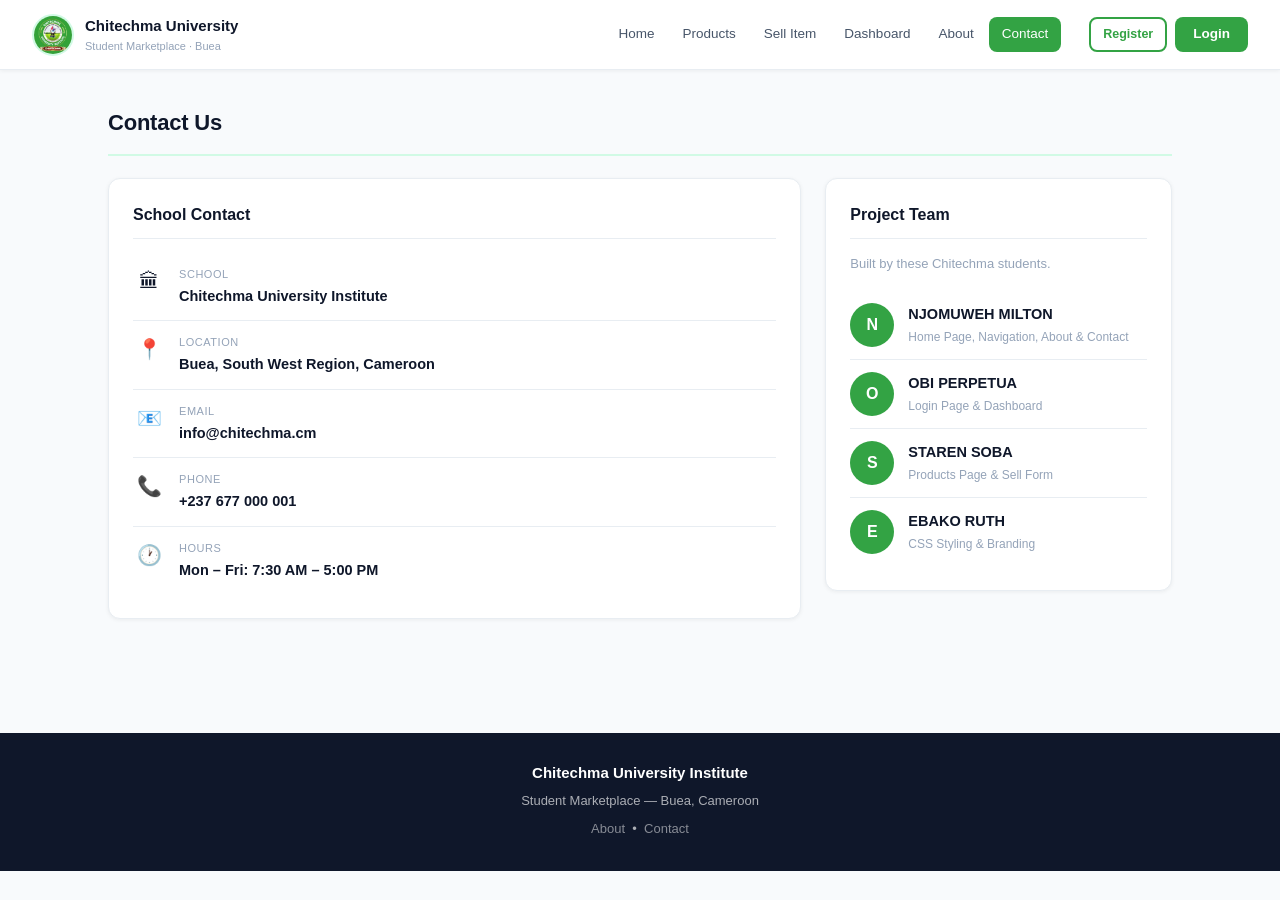
<file: contact.html>
<!DOCTYPE html><html lang="en"><head><meta charset="UTF-8"><meta name="viewport" content="width=device-width,initial-scale=1.0"><title>Chitechma &mdash; Contact</title><link rel="stylesheet" href="css/style.css"></head><body>
<header class="topbar">
  <a href="index.html" class="topbar-logo">
    <img src="images/logo.png" alt="Chitechma Logo">
    <div><div class="logo-name">Chitechma University</div><div class="logo-sub">Student Marketplace &middot; Buea</div></div>
  </a>
  <nav class="topbar-nav">
    <a href="index.html" id="nl-home">Home</a>
    <a href="products.html" id="nl-products">Products</a>
    <a href="sell.html" id="nl-sell">Sell Item</a>
    <a href="dashboard.html" id="nl-dashboard">Dashboard</a>
    <a href="about.html" id="nl-about">About</a>
    <a href="contact.html" id="nl-contact">Contact</a>
  </nav>
  <div id="nav-user-desktop"></div>
  <button class="nav-toggle" onclick="toggleMobileNav()">&#9776;</button>
</header>
<div class="nav-overlay" id="nav-overlay" onclick="closeMobileNav()"></div>
<div class="mobile-nav-panel" id="mobile-nav-panel">
  <div class="mnp-head"><span class="brand">&#127891; Menu</span><button class="mnp-close" onclick="closeMobileNav()">&#10005;</button></div>
  <div class="mnp-links">
    <a href="index.html" id="ml-home">&#127968; Home</a>
    <a href="products.html" id="ml-products">&#128717; Products</a>
    <a href="sell.html" id="ml-sell">&#128230; Sell Item</a>
    <a href="dashboard.html" id="ml-dashboard">&#128203; Dashboard</a>
    <a href="about.html" id="ml-about">&#8505; About</a>
    <a href="contact.html" id="ml-contact">&#128222; Contact</a>
  </div>
  <div id="nav-user-mobile"></div>
</div>

<div class="page-wrap">
  <h1 class="page-title">Contact Us</h1>
  <div class="two-col">
    <div class="col-main">
      <div class="info-block"><h2>School Contact</h2>
        <div class="contact-row"><div class="ci-icon">&#127963;</div><div><div class="ci-label">School</div><div class="ci-value">Chitechma University Institute</div></div></div>
        <div class="contact-row"><div class="ci-icon">&#128205;</div><div><div class="ci-label">Location</div><div class="ci-value">Buea, South West Region, Cameroon</div></div></div>
        <div class="contact-row"><div class="ci-icon">&#128231;</div><div><div class="ci-label">Email</div><div class="ci-value">info@chitechma.cm</div></div></div>
        <div class="contact-row"><div class="ci-icon">&#128222;</div><div><div class="ci-label">Phone</div><div class="ci-value">+237 677 000 001</div></div></div>
        <div class="contact-row"><div class="ci-icon">&#128336;</div><div><div class="ci-label">Hours</div><div class="ci-value">Mon &ndash; Fri: 7:30 AM &ndash; 5:00 PM</div></div></div>
      </div>
    </div>
    <div class="col-side">
      <div class="info-block"><h2>Project Team</h2>
        <p style="font-size:13px;color:var(--t3);margin-bottom:16px;">Built by these Chitechma students.</p>
        <div id="team-list"></div>
      </div>
    </div>
  </div>
</div>
<footer>
  <p class="footer-brand">Chitechma University Institute</p>
  <p>Student Marketplace &mdash; Buea, Cameroon</p>
  <p style="margin-top:8px;"><a href="about.html">About</a> &nbsp;&bull;&nbsp; <a href="contact.html">Contact</a></p>
</footer>
<script src="js/app.js"></script>
<script>document.addEventListener("DOMContentLoaded",function(){var team=DB.getTeam(),el=document.getElementById("team-list");if(!team.length){el.innerHTML="<div class=\"empty\"><div class=\"empty-icon\">&#128101;</div><p>No team members added.</p></div>";return;}el.innerHTML=team.map(function(m){var av=m.photo?"<img src=\""+m.photo+"\" alt=\""+escHtml(m.name)+"\">":escHtml(m.name.charAt(0).toUpperCase());return"<div class=\"team-row\"><div class=\"team-av\">"+av+"</div><div><div class=\"team-name\">"+escHtml(m.name)+"</div><div class=\"team-role\">"+escHtml(m.role)+"</div></div></div>";}).join("");});</script>
</body></html>
</file>
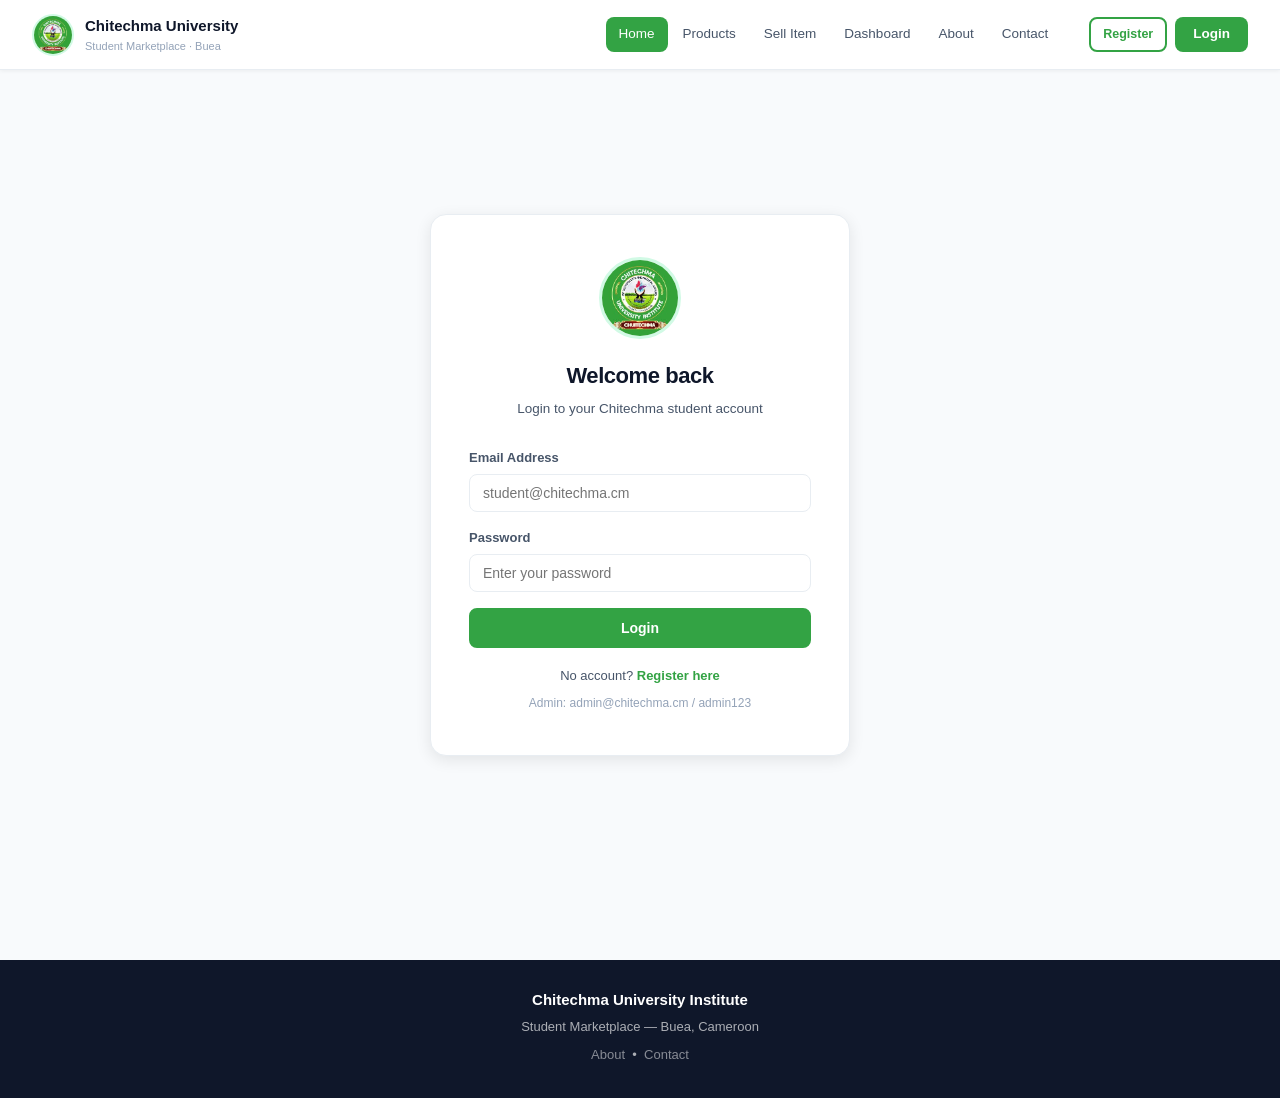
<file: dashboard.html>
<!DOCTYPE html><html lang="en"><head><meta charset="UTF-8"><meta name="viewport" content="width=device-width,initial-scale=1.0"><title>Chitechma &mdash; Dashboard</title><link rel="stylesheet" href="css/style.css"></head><body>
<header class="topbar">
  <a href="index.html" class="topbar-logo">
    <img src="images/logo.png" alt="Chitechma Logo">
    <div><div class="logo-name">Chitechma University</div><div class="logo-sub">Student Marketplace &middot; Buea</div></div>
  </a>
  <nav class="topbar-nav">
    <a href="index.html" id="nl-home">Home</a>
    <a href="products.html" id="nl-products">Products</a>
    <a href="sell.html" id="nl-sell">Sell Item</a>
    <a href="dashboard.html" id="nl-dashboard">Dashboard</a>
    <a href="about.html" id="nl-about">About</a>
    <a href="contact.html" id="nl-contact">Contact</a>
  </nav>
  <div id="nav-user-desktop"></div>
  <button class="nav-toggle" onclick="toggleMobileNav()">&#9776;</button>
</header>
<div class="nav-overlay" id="nav-overlay" onclick="closeMobileNav()"></div>
<div class="mobile-nav-panel" id="mobile-nav-panel">
  <div class="mnp-head"><span class="brand">&#127891; Menu</span><button class="mnp-close" onclick="closeMobileNav()">&#10005;</button></div>
  <div class="mnp-links">
    <a href="index.html" id="ml-home">&#127968; Home</a>
    <a href="products.html" id="ml-products">&#128717; Products</a>
    <a href="sell.html" id="ml-sell">&#128230; Sell Item</a>
    <a href="dashboard.html" id="ml-dashboard">&#128203; Dashboard</a>
    <a href="about.html" id="ml-about">&#8505; About</a>
    <a href="contact.html" id="ml-contact">&#128222; Contact</a>
  </div>
  <div id="nav-user-mobile"></div>
</div>

<div class="page-wrap">
  <div class="welcome-bar">
    <div><h2 id="wname">Welcome!</h2><p>Chitechma Student Marketplace</p></div>
    <a href="sell.html" class="btn btn-white">+ Sell an Item</a>
  </div>
  <div class="stats-row">
    <div class="stat-card"><div class="stat-num" id="s-all">0</div><div class="stat-label">Total Products</div></div>
    <div class="stat-card"><div class="stat-num" id="s-mine">0</div><div class="stat-label">My Listings</div></div>
    <div class="stat-card"><div class="stat-num" id="s-msg">0</div><div class="stat-label">Unread Messages</div></div>
  </div>
  <p class="section-label">Quick actions</p>
  <div class="dash-grid" style="margin-bottom:36px;">
    <a href="products.html" class="dash-tile"><div class="dash-tile-icon">&#128717;</div><div class="dash-tile-title">Browse Products</div><div class="dash-tile-desc">Find items from other students.</div></a>
    <a href="sell.html" class="dash-tile"><div class="dash-tile-icon">&#128230;</div><div class="dash-tile-title">Sell an Item</div><div class="dash-tile-desc">List something for sale instantly.</div></a>
    <a href="#my-listings" class="dash-tile"><div class="dash-tile-icon">&#128203;</div><div class="dash-tile-title">My Listings</div><div class="dash-tile-desc">View and manage your items.</div></a>
    <a href="#inbox" class="dash-tile"><div class="dash-tile-icon">&#128236;</div><div class="dash-tile-title">Inbox</div><div class="dash-tile-desc">Messages from interested buyers.</div></a>
  </div>
  <div id="alert-box"></div>
  <p class="section-label" id="my-listings">My Listings</p>
  <div id="my-grid" class="products-grid" style="margin-bottom:36px;"></div>
  <p class="section-label" id="inbox">Inbox &nbsp;<span id="ubadge"></span></p>
  <div id="inbox-list"></div>
</div>
<footer>
  <p class="footer-brand">Chitechma University Institute</p>
  <p>Student Marketplace &mdash; Buea, Cameroon</p>
  <p style="margin-top:8px;"><a href="about.html">About</a> &nbsp;&bull;&nbsp; <a href="contact.html">Contact</a></p>
</footer>
<script src="js/app.js"></script>
<script>document.addEventListener("DOMContentLoaded",function(){
  if(!Auth.requireLogin())return;
  var u=Auth.getUser(),all=DB.getApproved(),mine=all.filter(function(p){return p.sellerId===u.id;}),ur=DB.countUnread(u.id);
  document.getElementById("wname").textContent="Welcome back, "+u.name.split(" ")[0]+"!";
  document.getElementById("s-all").textContent=all.length;
  document.getElementById("s-mine").textContent=mine.length;
  document.getElementById("s-msg").textContent=ur;
  var g=document.getElementById("my-grid");
  if(!mine.length){g.innerHTML="<div class=\"empty\"><div class=\"empty-icon\">&#128235;</div><p>No listings yet. <a href=\"sell.html\">Sell something!</a></p></div>";}
  else{g.innerHTML=mine.map(buildCard).join("");var cards=g.querySelectorAll(".product-card");mine.forEach(function(p,i){if(cards[i]){var d=document.createElement("div");d.style.padding="0 15px 15px";d.innerHTML="<button class=\"btn btn-danger btn-sm btn-block\" onclick=\"delP("+p.id+")\">&#128465; Delete</button>";cards[i].appendChild(d);}});}
  var msgs=DB.getInbox(u.id),il=document.getElementById("inbox-list");
  if(!msgs.length){il.innerHTML="<div class=\"empty\"><div class=\"empty-icon\">&#128235;</div><p>No messages yet.</p></div>";}
  else{if(ur>0)document.getElementById("ubadge").innerHTML="<span class=\"badge badge-red\">"+ur+" new</span>";
    il.innerHTML=msgs.slice().reverse().map(function(m){var pr=DB.getProductById(m.productId),pn=pr?pr.name:"Unknown";return"<div class=\"msg-card "+(m.read?"":"unread")+"\"><div class=\"msg-meta\">From <strong>"+escHtml(m.fromName)+"</strong> &middot; Re: <em>"+escHtml(pn)+"</em> &middot; "+formatDate(m.date)+"</div><div class=\"msg-body\">"+escHtml(m.text)+"</div><div class=\"msg-reply\"><input id=\"ri"+m.id+"\" placeholder=\"Reply...\"><button onclick=\"doReply("+m.id+","+m.fromId+","+m.productId+")\">Send</button></div></div>";}).join("");
    msgs.forEach(function(m){DB.markRead(m.id);});updateNavbar();}
});
function delP(id){if(!confirm("Delete this listing?"))return;DB.deleteProduct(id);location.reload();}
function doReply(mid,tid,pid){var inp=document.getElementById("ri"+mid),t=inp?inp.value.trim():"";if(!t)return;var u=Auth.getUser();DB.addMessage({id:uid(),fromId:u.id,fromName:u.name,toId:tid,productId:pid,text:t,date:new Date().toISOString(),read:false});inp.value="";showAlert("Reply sent!","success");}</script>
</body></html>
</file>
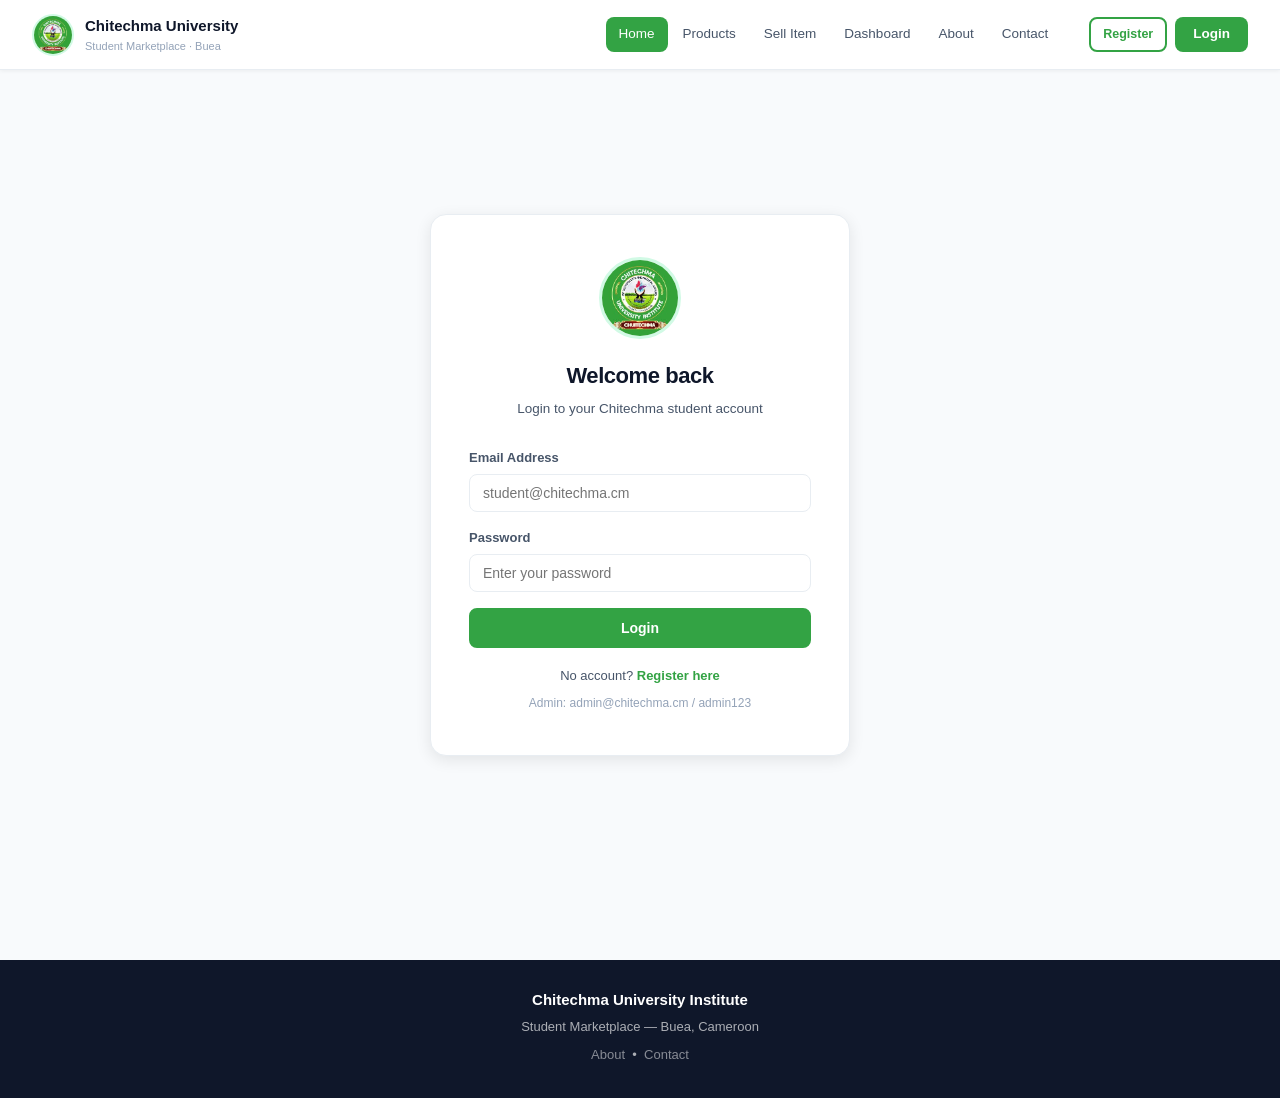
<file: login.html>
<!DOCTYPE html><html lang="en"><head><meta charset="UTF-8"><meta name="viewport" content="width=device-width,initial-scale=1.0"><title>Chitechma &mdash; Login</title><link rel="stylesheet" href="css/style.css"></head><body>
<header class="topbar">
  <a href="index.html" class="topbar-logo">
    <img src="images/logo.png" alt="Chitechma Logo">
    <div><div class="logo-name">Chitechma University</div><div class="logo-sub">Student Marketplace &middot; Buea</div></div>
  </a>
  <nav class="topbar-nav">
    <a href="index.html" id="nl-home">Home</a>
    <a href="products.html" id="nl-products">Products</a>
    <a href="sell.html" id="nl-sell">Sell Item</a>
    <a href="dashboard.html" id="nl-dashboard">Dashboard</a>
    <a href="about.html" id="nl-about">About</a>
    <a href="contact.html" id="nl-contact">Contact</a>
  </nav>
  <div id="nav-user-desktop"></div>
  <button class="nav-toggle" onclick="toggleMobileNav()">&#9776;</button>
</header>
<div class="nav-overlay" id="nav-overlay" onclick="closeMobileNav()"></div>
<div class="mobile-nav-panel" id="mobile-nav-panel">
  <div class="mnp-head"><span class="brand">&#127891; Menu</span><button class="mnp-close" onclick="closeMobileNav()">&#10005;</button></div>
  <div class="mnp-links">
    <a href="index.html" id="ml-home">&#127968; Home</a>
    <a href="products.html" id="ml-products">&#128717; Products</a>
    <a href="sell.html" id="ml-sell">&#128230; Sell Item</a>
    <a href="dashboard.html" id="ml-dashboard">&#128203; Dashboard</a>
    <a href="about.html" id="ml-about">&#8505; About</a>
    <a href="contact.html" id="ml-contact">&#128222; Contact</a>
  </div>
  <div id="nav-user-mobile"></div>
</div>
<div class="auth-page"><div class="auth-card">
  <img src="images/logo.png" alt="Logo" class="auth-logo">
  <div class="auth-title">Welcome back</div>
  <div class="auth-subtitle">Login to your Chitechma student account</div>
  <div id="alert-box"></div>
  <div class="form-group"><label>Email Address</label><input class="form-control" type="email" id="em" placeholder="student@chitechma.cm"></div>
  <div class="form-group"><label>Password</label><input class="form-control" type="password" id="pw" placeholder="Enter your password"></div>
  <button class="btn btn-primary btn-block" onclick="doLogin()" style="margin-bottom:18px;">Login</button>
  <p style="font-size:13px;color:var(--t2);">No account? <a href="register.html" style="color:var(--g);font-weight:600;">Register here</a></p>
  <p style="margin-top:8px;font-size:12px;color:var(--t3);">Admin: admin@chitechma.cm / admin123</p>
</div></div>
<footer>
  <p class="footer-brand">Chitechma University Institute</p>
  <p>Student Marketplace &mdash; Buea, Cameroon</p>
  <p style="margin-top:8px;"><a href="about.html">About</a> &nbsp;&bull;&nbsp; <a href="contact.html">Contact</a></p>
</footer>
<script src="js/app.js"></script>
<script>document.addEventListener("DOMContentLoaded",function(){if(Auth.isLoggedIn())window.location.href=Auth.isAdmin()?"admin.html":"dashboard.html";document.getElementById("pw").addEventListener("keydown",function(e){if(e.key==="Enter")doLogin();});});
function doLogin(){var e=document.getElementById("em").value.trim(),p=document.getElementById("pw").value;if(!e||!p){showAlert("Please enter email and password.","error");return;}var r=Auth.login(e,p);if(r.success){showAlert("Login successful!","success");setTimeout(function(){window.location.href=r.user.role==="admin"?"admin.html":"dashboard.html";},700);}else showAlert(r.msg,"error");}</script>
</body></html>
</file>
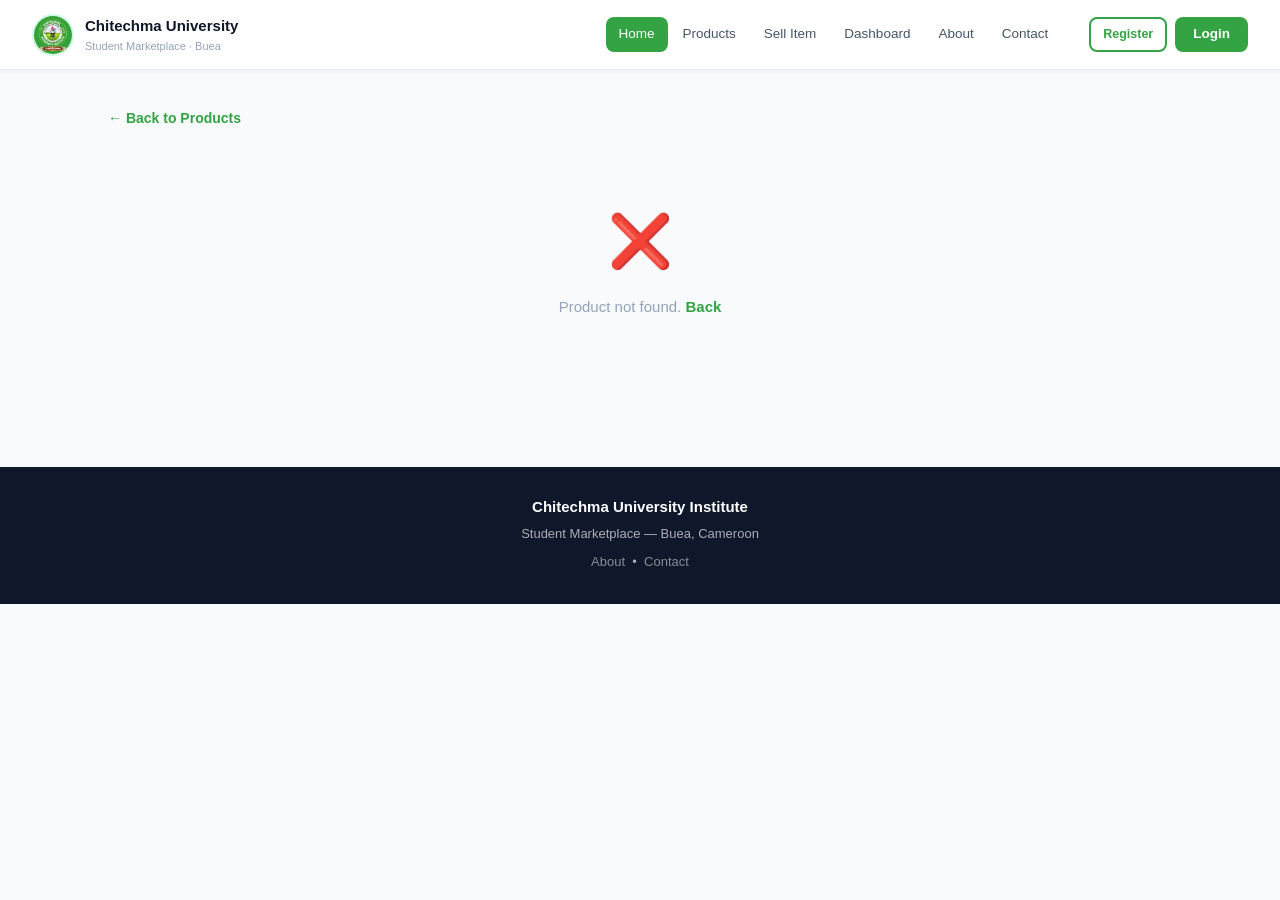
<file: product-contact.html>
<!DOCTYPE html><html lang="en"><head><meta charset="UTF-8"><meta name="viewport" content="width=device-width,initial-scale=1.0"><title>Chitechma &mdash; Contact Seller</title><link rel="stylesheet" href="css/style.css"></head><body>
<header class="topbar">
  <a href="index.html" class="topbar-logo">
    <img src="images/logo.png" alt="Chitechma Logo">
    <div><div class="logo-name">Chitechma University</div><div class="logo-sub">Student Marketplace &middot; Buea</div></div>
  </a>
  <nav class="topbar-nav">
    <a href="index.html" id="nl-home">Home</a>
    <a href="products.html" id="nl-products">Products</a>
    <a href="sell.html" id="nl-sell">Sell Item</a>
    <a href="dashboard.html" id="nl-dashboard">Dashboard</a>
    <a href="about.html" id="nl-about">About</a>
    <a href="contact.html" id="nl-contact">Contact</a>
  </nav>
  <div id="nav-user-desktop"></div>
  <button class="nav-toggle" onclick="toggleMobileNav()">&#9776;</button>
</header>
<div class="nav-overlay" id="nav-overlay" onclick="closeMobileNav()"></div>
<div class="mobile-nav-panel" id="mobile-nav-panel">
  <div class="mnp-head"><span class="brand">&#127891; Menu</span><button class="mnp-close" onclick="closeMobileNav()">&#10005;</button></div>
  <div class="mnp-links">
    <a href="index.html" id="ml-home">&#127968; Home</a>
    <a href="products.html" id="ml-products">&#128717; Products</a>
    <a href="sell.html" id="ml-sell">&#128230; Sell Item</a>
    <a href="dashboard.html" id="ml-dashboard">&#128203; Dashboard</a>
    <a href="about.html" id="ml-about">&#8505; About</a>
    <a href="contact.html" id="ml-contact">&#128222; Contact</a>
  </div>
  <div id="nav-user-mobile"></div>
</div>

<div class="page-wrap">
  <p style="margin-bottom:18px;"><a href="products.html" style="color:var(--g);font-weight:600;font-size:14px;">&#8592; Back to Products</a></p>
  <div id="alert-box"></div>
  <div id="content"><div class="empty"><div class="empty-icon">&#8987;</div><p>Loading...</p></div></div>
</div>
<footer>
  <p class="footer-brand">Chitechma University Institute</p>
  <p>Student Marketplace &mdash; Buea, Cameroon</p>
  <p style="margin-top:8px;"><a href="about.html">About</a> &nbsp;&bull;&nbsp; <a href="contact.html">Contact</a></p>
</footer>
<script src="js/app.js"></script>
<script>document.addEventListener("DOMContentLoaded",function(){
  var id=parseInt(getParam("id")),p=id?DB.getProductById(id):null;
  if(!p){document.getElementById("content").innerHTML="<div class=\"empty\"><div class=\"empty-icon\">&#10060;</div><p>Product not found. <a href=\"products.html\">Back</a></p></div>";return;}
  var thumb=p.image?"<img src=\""+p.image+"\" style=\"width:100%;max-height:300px;object-fit:cover;border-radius:var(--rm);margin-bottom:18px;\">":"<div style=\"width:100%;height:200px;background:"+(p.color||"#33A344")+";border-radius:var(--rm);display:flex;align-items:center;justify-content:center;font-size:70px;margin-bottom:18px;\">"+(p.emoji||"📦")+"</div>";
  document.getElementById("content").innerHTML="<div class=\"two-col\"><div class=\"col-main\"><h1 class=\"page-title\">"+escHtml(p.name)+"</h1>"+thumb+"<div class=\"card\"><div class=\"card-title\">Product Details</div><p><strong>Price:</strong> <span style=\"font-size:20px;font-weight:800;color:var(--g);\">"+formatPrice(p.price)+"</span></p><p style=\"margin-top:8px;\"><strong>Condition:</strong> <span class=\"product-badge\">"+(CONDITIONS[p.condition]||p.condition)+"</span></p><p style=\"margin-top:8px;\"><strong>Category:</strong> "+escHtml(p.category)+"</p><p style=\"margin-top:14px;font-size:13px;color:var(--t2);line-height:1.7;\">"+escHtml(p.description)+"</p></div></div><div class=\"col-side\"><div class=\"card\"><div class=\"card-title\">&#128100; Seller Information</div><div style=\"display:flex;align-items:center;gap:14px;margin-bottom:20px;\"><div class=\"user-avatar\" style=\"width:52px;height:52px;font-size:20px;flex-shrink:0;\">"+escHtml(p.sellerName.charAt(0))+"</div><div><div style=\"font-size:17px;font-weight:700;\">"+escHtml(p.sellerName)+"</div><div style=\"font-size:12px;color:var(--t3);\">Chitechma Student</div></div></div><a href=\"tel:"+escHtml(p.sellerPhone)+"\" class=\"contact-method\"><div class=\"cm-icon\">&#128222;</div><div><div class=\"cm-label\">Phone / WhatsApp</div><div class=\"cm-value\">"+escHtml(p.sellerPhone)+"</div></div></a>"+(p.sellerEmail?"<a href=\"mailto:"+escHtml(p.sellerEmail)+"\" class=\"contact-method\"><div class=\"cm-icon\">&#128231;</div><div><div class=\"cm-label\">Email</div><div class=\"cm-value\">"+escHtml(p.sellerEmail)+"</div></div></a>":"")+"<a href=\"https://wa.me/237"+p.sellerPhone.replace(/\s/g,"")+"\" target=\"_blank\" class=\"contact-method\"><div class=\"cm-icon\">&#128172;</div><div><div class=\"cm-label\">WhatsApp</div><div class=\"cm-value\">Chat on WhatsApp</div></div></a></div><div class=\"card\"><div class=\"card-title\">&#9993; Send a Message</div><p style=\"font-size:13px;color:var(--t2);margin-bottom:16px;\">Send the seller a message &mdash; they will see it in their dashboard.</p><div class=\"form-group\"><label>Your Name</label><input class=\"form-control\" type=\"text\" id=\"mn\" placeholder=\"Your full name\"></div><div class=\"form-group\"><label>Message</label><textarea class=\"form-control\" id=\"mt\" placeholder=\"Hi, is this item still available?\"></textarea></div><button class=\"btn btn-primary btn-block\" onclick=\"sendMsg("+p.id+","+(p.sellerId||0)+")\">Send Message</button></div></div></div>";
  var u=Auth.getUser();if(u){var mn=document.getElementById("mn");if(mn)mn.value=u.name;}
});
function sendMsg(pid,sid){var name=document.getElementById("mn").value.trim(),text=document.getElementById("mt").value.trim();if(!name||!text){showAlert("Please enter your name and a message.","error");return;}if(!sid){showAlert("Seller not found.","error");return;}var u=Auth.getUser();DB.addMessage({id:uid(),fromId:u?u.id:0,fromName:name,toId:sid,productId:pid,text:text,date:new Date().toISOString(),read:false});showAlert("Message sent! The seller will see it in their dashboard.","success");document.getElementById("mt").value="";}</script>
</body></html>
</file>
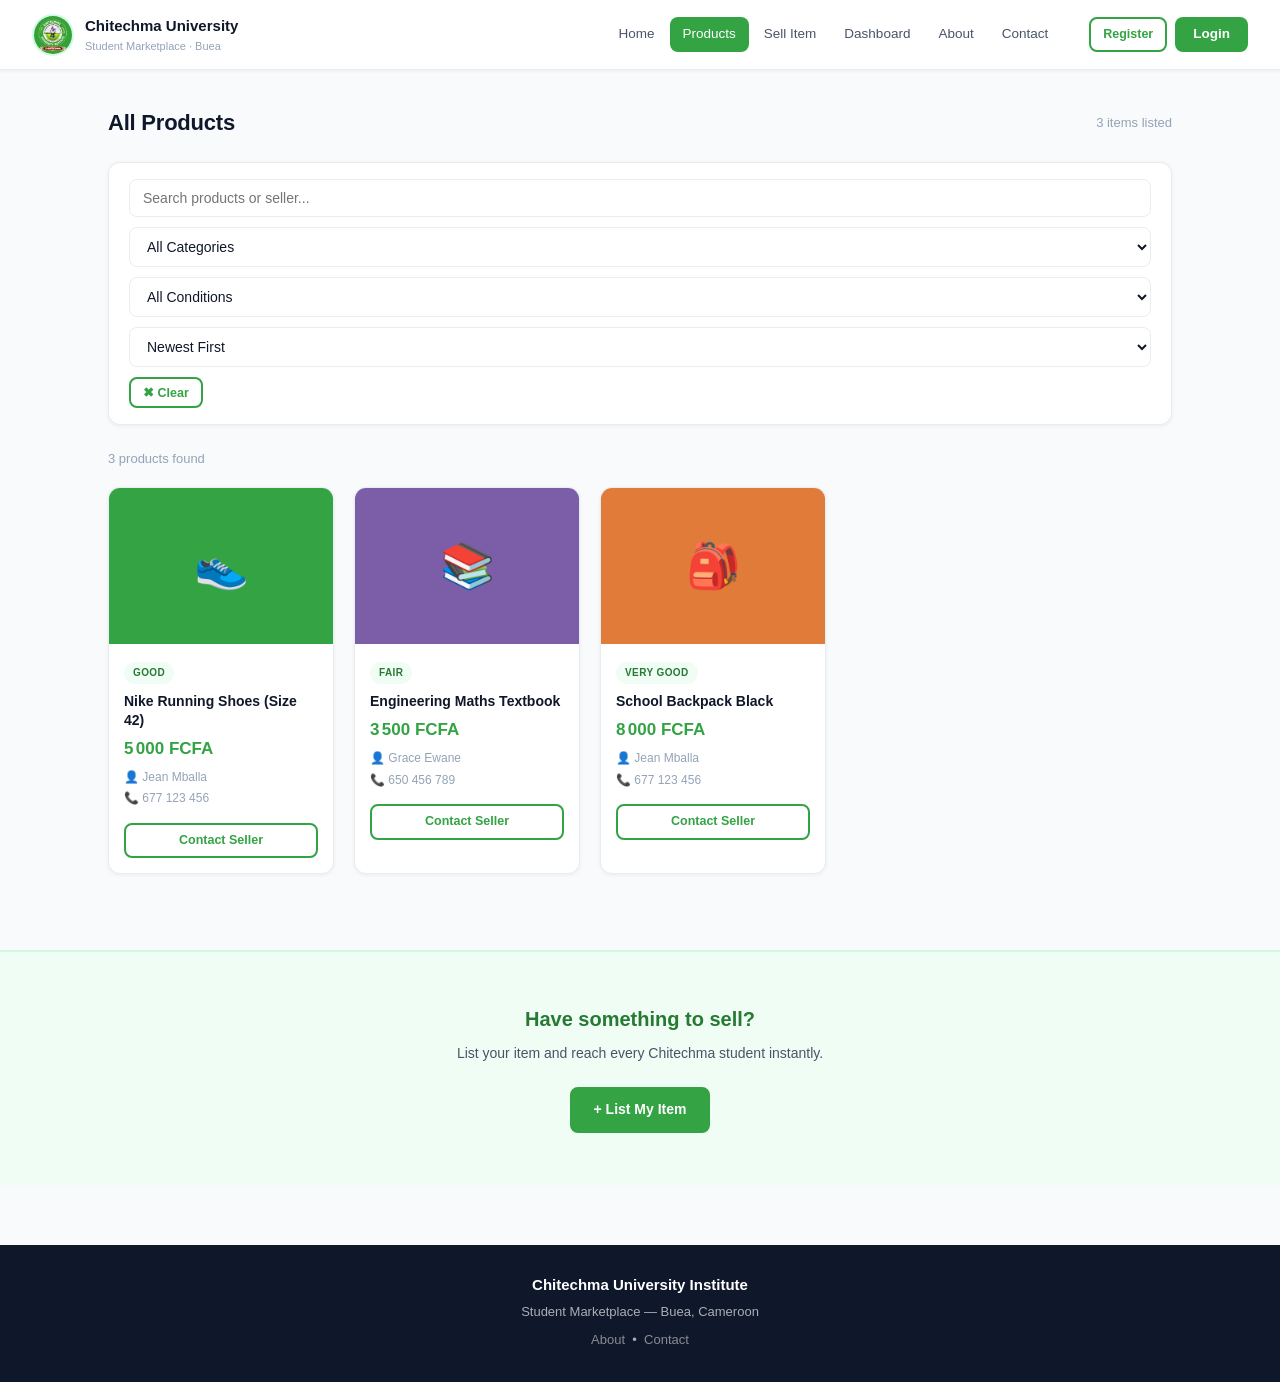
<file: products.html>
<!DOCTYPE html><html lang="en"><head><meta charset="UTF-8"><meta name="viewport" content="width=device-width,initial-scale=1.0"><title>Chitechma &mdash; Products</title><link rel="stylesheet" href="css/style.css"></head><body>
<header class="topbar">
  <a href="index.html" class="topbar-logo">
    <img src="images/logo.png" alt="Chitechma Logo">
    <div><div class="logo-name">Chitechma University</div><div class="logo-sub">Student Marketplace &middot; Buea</div></div>
  </a>
  <nav class="topbar-nav">
    <a href="index.html" id="nl-home">Home</a>
    <a href="products.html" id="nl-products">Products</a>
    <a href="sell.html" id="nl-sell">Sell Item</a>
    <a href="dashboard.html" id="nl-dashboard">Dashboard</a>
    <a href="about.html" id="nl-about">About</a>
    <a href="contact.html" id="nl-contact">Contact</a>
  </nav>
  <div id="nav-user-desktop"></div>
  <button class="nav-toggle" onclick="toggleMobileNav()">&#9776;</button>
</header>
<div class="nav-overlay" id="nav-overlay" onclick="closeMobileNav()"></div>
<div class="mobile-nav-panel" id="mobile-nav-panel">
  <div class="mnp-head"><span class="brand">&#127891; Menu</span><button class="mnp-close" onclick="closeMobileNav()">&#10005;</button></div>
  <div class="mnp-links">
    <a href="index.html" id="ml-home">&#127968; Home</a>
    <a href="products.html" id="ml-products">&#128717; Products</a>
    <a href="sell.html" id="ml-sell">&#128230; Sell Item</a>
    <a href="dashboard.html" id="ml-dashboard">&#128203; Dashboard</a>
    <a href="about.html" id="ml-about">&#8505; About</a>
    <a href="contact.html" id="ml-contact">&#128222; Contact</a>
  </div>
  <div id="nav-user-mobile"></div>
</div>

<div class="page-wrap">
  <div style="display:flex;align-items:center;justify-content:space-between;flex-wrap:wrap;gap:12px;margin-bottom:22px;">
    <h1 class="page-title" style="margin:0;border:none;padding:0;">All Products</h1>
    <span id="pcount" style="font-size:13px;color:var(--t3);font-weight:500;"></span>
  </div>
  <div class="filter-bar">
    <input class="form-control" style="flex:2;" type="text" id="q" placeholder="Search products or seller..." oninput="go()">
    <select class="form-control" id="cat" onchange="go()"><option value="">All Categories</option><option value="clothing">Clothing &amp; Accessories</option><option value="electronics">Electronics</option><option value="books">Books &amp; Study Materials</option><option value="furniture">Furniture</option><option value="sports">Sports &amp; Equipment</option><option value="other">Other</option></select>
    <select class="form-control" id="cond" onchange="go()"><option value="">All Conditions</option><option value="new">Brand New</option><option value="like-new">Like New</option><option value="very-good">Very Good</option><option value="good">Good</option><option value="fair">Fair</option></select>
    <select class="form-control" id="srt" onchange="go()"><option value="newest">Newest First</option><option value="pa">Price: Low to High</option><option value="pd">Price: High to Low</option></select>
    <button class="btn btn-ghost btn-sm" onclick="clearF()">&#10006; Clear</button>
  </div>
  <div id="info" style="font-size:13px;color:var(--t3);margin-bottom:18px;"></div>
  <div id="grid" class="products-grid"></div>
</div>
<div style="background:var(--gl);border-top:2px solid var(--gm);padding:52px 28px;text-align:center;margin-top:40px;">
  <p style="font-size:20px;font-weight:800;color:var(--gd);margin-bottom:8px;">Have something to sell?</p>
  <p style="font-size:14px;color:var(--t2);margin-bottom:22px;">List your item and reach every Chitechma student instantly.</p>
  <a href="sell.html" class="btn btn-primary">+ List My Item</a>
</div>
<footer>
  <p class="footer-brand">Chitechma University Institute</p>
  <p>Student Marketplace &mdash; Buea, Cameroon</p>
  <p style="margin-top:8px;"><a href="about.html">About</a> &nbsp;&bull;&nbsp; <a href="contact.html">Contact</a></p>
</footer>
<script src="js/app.js"></script>
<script>var ALL=[];
document.addEventListener("DOMContentLoaded",function(){ALL=DB.getApproved();document.getElementById("pcount").textContent=ALL.length+" items listed";go();});
function go(){var q=(document.getElementById("q").value||"").toLowerCase().trim(),cat=document.getElementById("cat").value,cnd=document.getElementById("cond").value,srt=document.getElementById("srt").value;var r=ALL.filter(function(p){return(!q||p.name.toLowerCase().includes(q)||p.description.toLowerCase().includes(q)||p.sellerName.toLowerCase().includes(q))&&(!cat||p.category===cat)&&(!cnd||p.condition===cnd);});if(srt==="pa")r.sort(function(a,b){return a.price-b.price;});else if(srt==="pd")r.sort(function(a,b){return b.price-a.price;});else r.sort(function(a,b){return new Date(b.date)-new Date(a.date);});document.getElementById("info").textContent=r.length+" product"+(r.length!==1?"s":"")+" found";document.getElementById("grid").innerHTML=r.length?r.map(buildCard).join(""):"<div class=\"empty\" style=\"width:100%\"><div class=\"empty-icon\">&#128269;</div><p>No products match. <a href=\"sell.html\">Be the first to list one!</a></p></div>";}
function clearF(){document.getElementById("q").value="";document.getElementById("cat").value="";document.getElementById("cond").value="";document.getElementById("srt").value="newest";go();}</script>
</body></html>
</file>
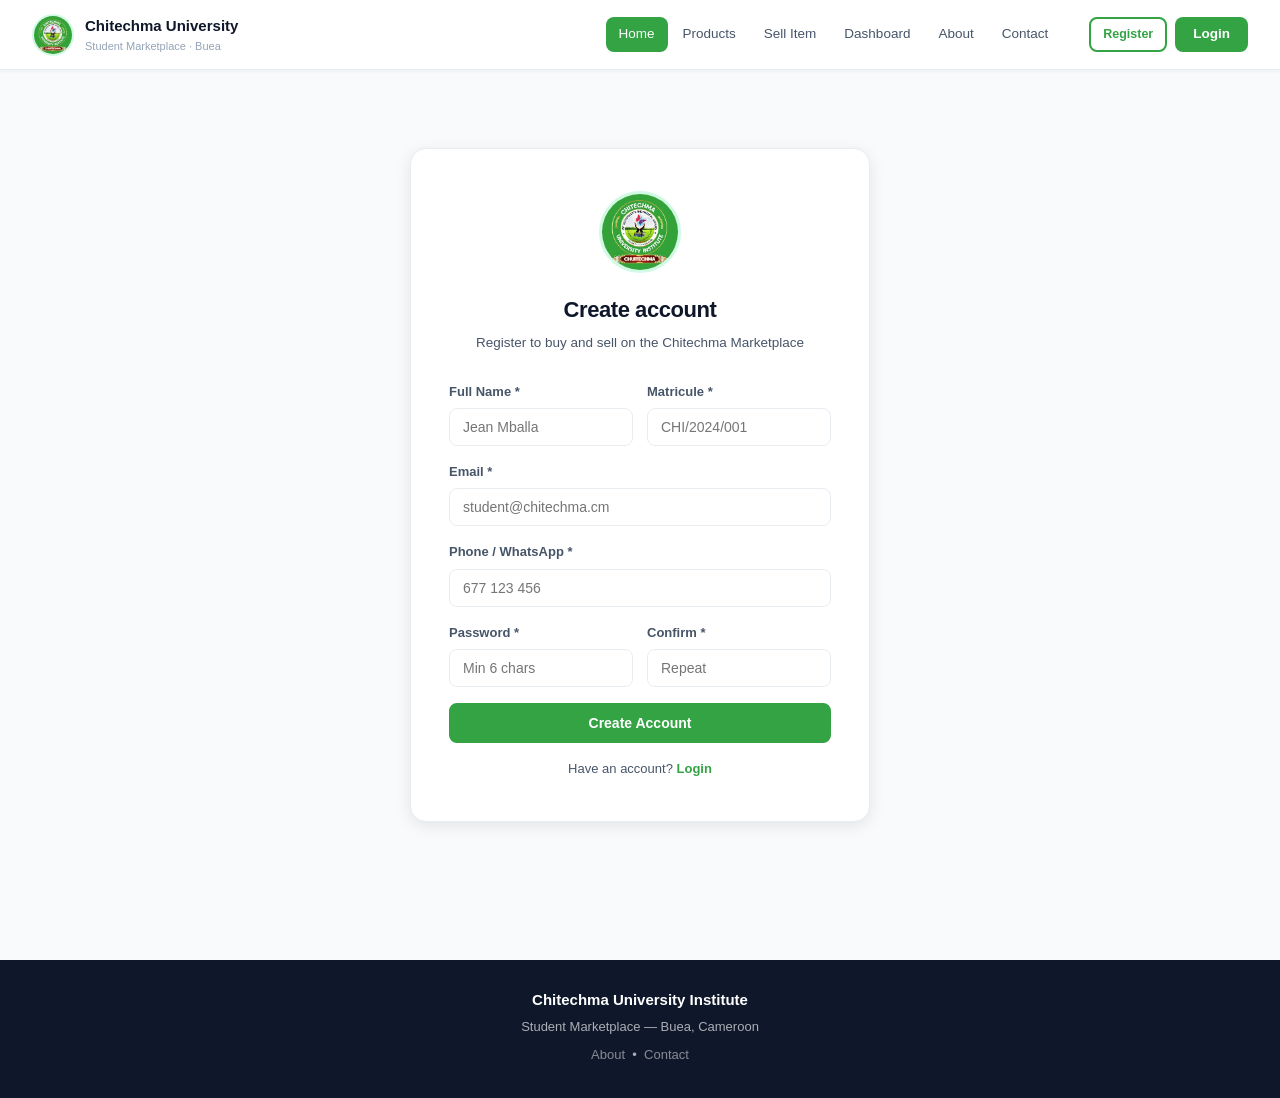
<file: register.html>
<!DOCTYPE html><html lang="en"><head><meta charset="UTF-8"><meta name="viewport" content="width=device-width,initial-scale=1.0"><title>Chitechma &mdash; Register</title><link rel="stylesheet" href="css/style.css"></head><body>
<header class="topbar">
  <a href="index.html" class="topbar-logo">
    <img src="images/logo.png" alt="Chitechma Logo">
    <div><div class="logo-name">Chitechma University</div><div class="logo-sub">Student Marketplace &middot; Buea</div></div>
  </a>
  <nav class="topbar-nav">
    <a href="index.html" id="nl-home">Home</a>
    <a href="products.html" id="nl-products">Products</a>
    <a href="sell.html" id="nl-sell">Sell Item</a>
    <a href="dashboard.html" id="nl-dashboard">Dashboard</a>
    <a href="about.html" id="nl-about">About</a>
    <a href="contact.html" id="nl-contact">Contact</a>
  </nav>
  <div id="nav-user-desktop"></div>
  <button class="nav-toggle" onclick="toggleMobileNav()">&#9776;</button>
</header>
<div class="nav-overlay" id="nav-overlay" onclick="closeMobileNav()"></div>
<div class="mobile-nav-panel" id="mobile-nav-panel">
  <div class="mnp-head"><span class="brand">&#127891; Menu</span><button class="mnp-close" onclick="closeMobileNav()">&#10005;</button></div>
  <div class="mnp-links">
    <a href="index.html" id="ml-home">&#127968; Home</a>
    <a href="products.html" id="ml-products">&#128717; Products</a>
    <a href="sell.html" id="ml-sell">&#128230; Sell Item</a>
    <a href="dashboard.html" id="ml-dashboard">&#128203; Dashboard</a>
    <a href="about.html" id="ml-about">&#8505; About</a>
    <a href="contact.html" id="ml-contact">&#128222; Contact</a>
  </div>
  <div id="nav-user-mobile"></div>
</div>
<div class="auth-page"><div class="auth-card" style="max-width:460px;">
  <img src="images/logo.png" alt="Logo" class="auth-logo">
  <div class="auth-title">Create account</div>
  <div class="auth-subtitle">Register to buy and sell on the Chitechma Marketplace</div>
  <div id="alert-box"></div>
  <div class="form-row">
    <div class="form-group"><label>Full Name *</label><input class="form-control" type="text" id="nm" placeholder="Jean Mballa"></div>
    <div class="form-group"><label>Matricule *</label><input class="form-control" type="text" id="mt" placeholder="CHI/2024/001"></div>
  </div>
  <div class="form-group"><label>Email *</label><input class="form-control" type="email" id="em" placeholder="student@chitechma.cm"></div>
  <div class="form-group"><label>Phone / WhatsApp *</label><input class="form-control" type="tel" id="ph" placeholder="677 123 456"></div>
  <div class="form-row">
    <div class="form-group"><label>Password *</label><input class="form-control" type="password" id="pw" placeholder="Min 6 chars"></div>
    <div class="form-group"><label>Confirm *</label><input class="form-control" type="password" id="pw2" placeholder="Repeat"></div>
  </div>
  <button class="btn btn-primary btn-block" onclick="doReg()" style="margin-bottom:16px;">Create Account</button>
  <p style="font-size:13px;color:var(--t2);">Have an account? <a href="login.html" style="color:var(--g);font-weight:600;">Login</a></p>
</div></div>
<footer>
  <p class="footer-brand">Chitechma University Institute</p>
  <p>Student Marketplace &mdash; Buea, Cameroon</p>
  <p style="margin-top:8px;"><a href="about.html">About</a> &nbsp;&bull;&nbsp; <a href="contact.html">Contact</a></p>
</footer>
<script src="js/app.js"></script>
<script>function doReg(){var n=document.getElementById("nm").value.trim(),m=document.getElementById("mt").value.trim(),e=document.getElementById("em").value.trim(),p=document.getElementById("ph").value.trim(),pw=document.getElementById("pw").value,pw2=document.getElementById("pw2").value;if(!n||!m||!e||!p||!pw){showAlert("Please fill all required fields.","error");return;}if(pw!==pw2){showAlert("Passwords do not match.","error");return;}var r=Auth.register({name:n,matricule:m,email:e,phone:p,password:pw});if(r.success){showAlert("Account created! Redirecting...","success");setTimeout(function(){window.location.href="login.html";},1400);}else showAlert(r.msg,"error");}</script>
</body></html>
</file>
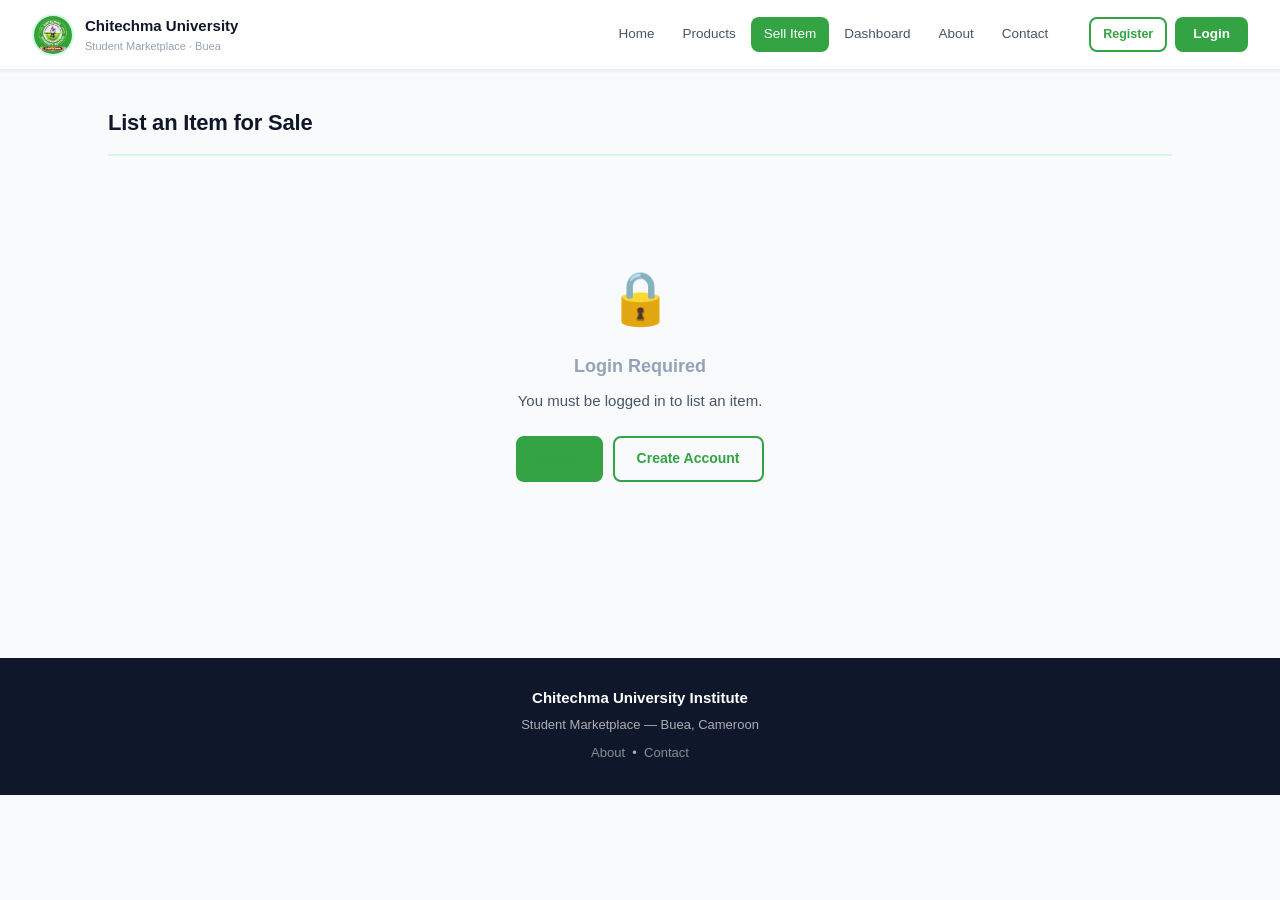
<file: sell.html>
<!DOCTYPE html><html lang="en"><head><meta charset="UTF-8"><meta name="viewport" content="width=device-width,initial-scale=1.0"><title>Chitechma &mdash; Sell an Item</title><link rel="stylesheet" href="css/style.css"></head><body>
<header class="topbar">
  <a href="index.html" class="topbar-logo">
    <img src="images/logo.png" alt="Chitechma Logo">
    <div><div class="logo-name">Chitechma University</div><div class="logo-sub">Student Marketplace &middot; Buea</div></div>
  </a>
  <nav class="topbar-nav">
    <a href="index.html" id="nl-home">Home</a>
    <a href="products.html" id="nl-products">Products</a>
    <a href="sell.html" id="nl-sell">Sell Item</a>
    <a href="dashboard.html" id="nl-dashboard">Dashboard</a>
    <a href="about.html" id="nl-about">About</a>
    <a href="contact.html" id="nl-contact">Contact</a>
  </nav>
  <div id="nav-user-desktop"></div>
  <button class="nav-toggle" onclick="toggleMobileNav()">&#9776;</button>
</header>
<div class="nav-overlay" id="nav-overlay" onclick="closeMobileNav()"></div>
<div class="mobile-nav-panel" id="mobile-nav-panel">
  <div class="mnp-head"><span class="brand">&#127891; Menu</span><button class="mnp-close" onclick="closeMobileNav()">&#10005;</button></div>
  <div class="mnp-links">
    <a href="index.html" id="ml-home">&#127968; Home</a>
    <a href="products.html" id="ml-products">&#128717; Products</a>
    <a href="sell.html" id="ml-sell">&#128230; Sell Item</a>
    <a href="dashboard.html" id="ml-dashboard">&#128203; Dashboard</a>
    <a href="about.html" id="ml-about">&#8505; About</a>
    <a href="contact.html" id="ml-contact">&#128222; Contact</a>
  </div>
  <div id="nav-user-mobile"></div>
</div>

<div class="page-wrap">
  <h1 class="page-title">List an Item for Sale</h1>
  <div id="alert-box"></div>
  <div id="page-body">
    <div class="sell-layout">
      <div class="sell-main">
        <div class="card">
          <div class="card-title">Product Details</div>
          <div class="form-group"><label>Product Name *</label><input class="form-control" type="text" id="pname" placeholder="e.g. Nike Shoes, HP Laptop 15&quot;"></div>
          <div class="form-row">
            <div class="form-group"><label>Category *</label><select class="form-control" id="pcat"><option value="">Select category</option><option value="clothing">Clothing &amp; Accessories</option><option value="electronics">Electronics</option><option value="books">Books &amp; Study Materials</option><option value="furniture">Furniture</option><option value="sports">Sports &amp; Equipment</option><option value="other">Other</option></select></div>
            <div class="form-group"><label>Condition *</label><select class="form-control" id="pcond"><option value="">Select condition</option><option value="new">Brand New</option><option value="like-new">Like New</option><option value="very-good">Very Good</option><option value="good">Good</option><option value="fair">Fair</option></select></div>
          </div>
          <div class="form-group"><label>Price (FCFA) *</label><input class="form-control" type="number" id="pprice" placeholder="e.g. 5000" min="0"></div>
          <div class="form-group"><label>Description *</label><textarea class="form-control" id="pdesc" placeholder="Describe your item — colour, size, age, what is included..."></textarea></div>
        </div>
        <div class="card">
          <div class="card-title">Your Contact Details</div>
          <div class="form-row">
            <div class="form-group"><label>Your Full Name *</label><input class="form-control" type="text" id="sname"></div>
            <div class="form-group"><label>Phone / WhatsApp *</label><input class="form-control" type="tel" id="sphone" placeholder="677 123 456"></div>
          </div>
          <div class="form-group"><label>Email Address (optional)</label><input class="form-control" type="email" id="semail"></div>
        </div>
        <div class="card">
          <div class="card-title">Product Photo</div>
          <div class="upload-area" onclick="document.getElementById(\"pimg\").click()">
            <div id="img-preview"><div style="font-size:36px;margin-bottom:8px;">&#128247;</div><p>Click to upload a product photo</p><p style="font-size:12px;color:var(--t3);margin-top:4px;">JPG or PNG &middot; Max 1.5 MB</p></div>
          </div>
          <input type="file" id="pimg" accept="image/*" style="display:none" onchange="prevImg(this)">
        </div>
        <button class="btn btn-primary btn-block" style="padding:14px;" onclick="submitProduct()">&#128640; Publish Listing</button>
      </div>
      <div class="sell-side">
        <div class="info-block"><h2>Tips for a great listing</h2><ul><li>Use a clear specific name</li><li>Set a fair realistic price</li><li>Be honest about condition</li><li>Write a detailed description</li><li>Add a photo &mdash; it sells faster</li><li>Use a number buyers can reach</li></ul></div>
        <div class="info-block"><h2>Rules</h2><ul><li>Only Chitechma students can sell</li><li>No stolen or illegal items</li><li>You must be reachable by buyers</li><li>All listings are reviewed by admin</li></ul></div>
      </div>
    </div>
  </div>
</div>
<footer>
  <p class="footer-brand">Chitechma University Institute</p>
  <p>Student Marketplace &mdash; Buea, Cameroon</p>
  <p style="margin-top:8px;"><a href="about.html">About</a> &nbsp;&bull;&nbsp; <a href="contact.html">Contact</a></p>
</footer>
<script src="js/app.js"></script>
<script>var imgB64=null;
document.addEventListener("DOMContentLoaded",function(){
  if(!Auth.isLoggedIn()){document.getElementById("page-body").innerHTML="<div class=\"empty\" style=\"padding:80px 20px;\"><div class=\"empty-icon\">&#128274;</div><p style=\"font-size:18px;font-weight:700;margin-bottom:8px;\">Login Required</p><p style=\"color:var(--t2);margin-bottom:24px;\">You must be logged in to list an item.</p><a href=\"login.html\" class=\"btn btn-primary\" style=\"margin-right:10px;\">Login</a><a href=\"register.html\" class=\"btn btn-ghost\">Create Account</a></div>";return;}
  var u=Auth.getUser(),fu=DB.getUserById(u.id);
  document.getElementById("sname").value=u.name||"";
  document.getElementById("semail").value=u.email||"";
  if(fu&&fu.phone)document.getElementById("sphone").value=fu.phone;
});
function prevImg(inp){var f=inp.files[0];if(!f)return;readImage(f,function(b64){if(!b64)return;imgB64=b64;document.getElementById("img-preview").innerHTML="<img src=\""+b64+"\" style=\"width:100%;max-height:220px;object-fit:cover;border-radius:10px;\">";});}
function submitProduct(){
  var name=document.getElementById("pname").value.trim(),cat=document.getElementById("pcat").value,cond=document.getElementById("pcond").value,price=document.getElementById("pprice").value.trim(),desc=document.getElementById("pdesc").value.trim(),sname=document.getElementById("sname").value.trim(),sph=document.getElementById("sphone").value.trim(),sem=document.getElementById("semail").value.trim();
  if(!name||!cat||!cond||!price||!desc||!sname||!sph){showAlert("Please fill in all required fields.","error");return;}
  var u=Auth.getUser();
  DB.addProduct({id:Date.now(),name:name,category:cat,condition:cond,price:parseInt(price),description:desc,sellerName:sname,sellerPhone:sph,sellerEmail:sem,sellerId:u?u.id:0,image:imgB64,emoji:CAT_EMOJI[cat]||"📦",color:CAT_COLOR[cat]||"#33A344",date:new Date().toISOString(),status:"pending"});
  DB.logActivity("New listing",name+" listed by "+sname+" — pending admin approval","warn");
  showAlert("Listing submitted! It will go live after admin approval.","success");
  setTimeout(function(){window.location.href="products.html";},2000);
}</script>
</body></html>
</file>
<file: css/style.css>
/* Chitechma University Institute — Student Marketplace
   Modern Minimal Design | #33A344 Green | White */

*,
*::before,
*::after {
  margin: 0;
  padding: 0;
  box-sizing: border-box;
}
:root {
  --g: #33a344;
  --gd: #267a33;
  --gl: #f0fdf4;
  --gm: #d1fae5;
  --bg: #f8fafc;
  --sur: #ffffff;
  --bdr: #e8edf2;
  --t1: #0f172a;
  --t2: #475569;
  --t3: #94a3b8;
  --red: #ef4444;
  --rl: #fef2f2;
  --amber: #f59e0b;
  --al: #fffbeb;
  --blue: #3b82f6;
  --bl: #eff6ff;
  --ss: 0 1px 4px rgba(0, 0, 0, 0.06);
  --sm: 0 4px 16px rgba(0, 0, 0, 0.09);
  --r: 8px;
  --rm: 12px;
  --rl2: 16px;
  --pill: 999px;
}
body {
  font-family: -apple-system, BlinkMacSystemFont, "Segoe UI", Arial, sans-serif;
  background: var(--bg);
  color: var(--t1);
  line-height: 1.55;
  padding-top: 70px;
}
a {
  text-decoration: none;
}
img {
  display: block;
}

/* TOPBAR */
.topbar {
  position: fixed;
  top: 0;
  left: 0;
  right: 0;
  height: 70px;
  background: #fff;
  border-bottom: 1px solid var(--bdr);
  box-shadow: var(--ss);
  display: flex;
  align-items: center;
  padding: 0 32px;
  gap: 12px;
  z-index: 1000;
}
.topbar-logo {
  display: flex;
  align-items: center;
  gap: 11px;
  text-decoration: none;
  flex-shrink: 0;
}
.topbar-logo img {
  width: 42px;
  height: 42px;
  border-radius: 50%;
  object-fit: cover;
  border: 2px solid var(--gm);
}
.logo-name {
  font-size: 15px;
  font-weight: 700;
  color: var(--t1);
}
.logo-sub {
  font-size: 11px;
  color: var(--t3);
  margin-top: 1px;
}
.topbar-nav {
  display: flex;
  align-items: center;
  gap: 2px;
  margin-left: auto;
}
.topbar-nav a {
  display: block;
  padding: 7px 13px;
  font-size: 13.5px;
  font-weight: 500;
  color: var(--t2);
  border-radius: var(--r);
  transition:
    background 0.15s,
    color 0.15s;
  white-space: nowrap;
}
.topbar-nav a:hover {
  background: var(--gl);
  color: var(--gd);
}
.topbar-nav a.active {
  background: var(--g);
  color: #fff;
}
.topbar-user {
  display: flex;
  align-items: center;
  gap: 8px;
  margin-left: 16px;
  flex-shrink: 0;
}
.user-pill {
  display: flex;
  align-items: center;
  gap: 8px;
  padding: 6px 12px 6px 8px;
  border: 1px solid var(--bdr);
  border-radius: var(--pill);
  font-size: 13px;
  font-weight: 500;
  color: var(--t1);
  background: var(--bg);
  text-decoration: none;
}
.user-avatar {
  width: 26px;
  height: 26px;
  border-radius: 50%;
  background: var(--g);
  color: #fff;
  font-size: 12px;
  font-weight: 700;
  display: flex;
  align-items: center;
  justify-content: center;
  flex-shrink: 0;
  overflow: hidden;
}
.user-avatar img {
  width: 100%;
  height: 100%;
  object-fit: cover;
}
.unread-dot {
  display: inline-flex;
  align-items: center;
  justify-content: center;
  width: 18px;
  height: 18px;
  border-radius: 50%;
  background: var(--red);
  color: #fff;
  font-size: 10px;
  font-weight: 700;
  margin-left: 4px;
}
.btn-logout {
  padding: 6px 14px;
  border: 1.5px solid #fca5a5;
  border-radius: var(--r);
  font-size: 13px;
  font-weight: 600;
  color: var(--red);
  background: var(--rl);
  cursor: pointer;
  transition: all 0.15s;
  text-decoration: none;
}
.btn-logout:hover {
  background: var(--red);
  color: #fff;
  border-color: var(--red);
}
.topbar-login {
  padding: 7px 18px;
  background: var(--g);
  color: #fff;
  border-radius: var(--r);
  font-size: 13.5px;
  font-weight: 600;
  border: none;
  cursor: pointer;
  transition: background 0.15s;
  text-decoration: none;
}
.topbar-login:hover {
  background: var(--gd);
}
.nav-toggle {
  display: none;
  background: transparent;
  border: 1.5px solid var(--bdr);
  color: var(--t2);
  font-size: 20px;
  width: 38px;
  height: 38px;
  border-radius: var(--r);
  cursor: pointer;
  align-items: center;
  justify-content: center;
  flex-shrink: 0;
}
.nav-toggle:hover {
  background: var(--bg);
}

/* MOBILE PANEL — hidden on desktop */
.mobile-nav-panel {
  display: none;
}
.nav-overlay {
  display: none;
}

/* HERO */
.hero {
  background: linear-gradient(135deg, #1a5c27 0%, var(--g) 55%, #4ecb60 100%);
  color: #fff;
  padding: 72px 32px;
  text-align: center;
}
.hero h1 {
  font-size: 36px;
  font-weight: 800;
  letter-spacing: -0.02em;
  margin-bottom: 14px;
  line-height: 1.15;
}
.hero p {
  font-size: 16px;
  opacity: 0.88;
  max-width: 520px;
  margin: 0 auto 32px;
  line-height: 1.65;
}
.hero-btns {
  display: flex;
  gap: 12px;
  justify-content: center;
  flex-wrap: wrap;
}
.hero-btns .btn {
  font-size: 14.5px;
  padding: 12px 26px;
}

/* BUTTONS */
.btn {
  display: inline-flex;
  align-items: center;
  justify-content: center;
  gap: 6px;
  padding: 10px 22px;
  border-radius: var(--r);
  font-size: 14px;
  font-weight: 600;
  cursor: pointer;
  transition: all 0.15s;
  border: 2px solid transparent;
  white-space: nowrap;
  text-decoration: none;
}
.btn-primary {
  background: var(--g);
  color: #fff;
  border-color: var(--g);
}
.btn-primary:hover {
  background: var(--gd);
  border-color: var(--gd);
}
.btn-outline {
  background: transparent;
  color: #fff;
  border-color: rgba(255, 255, 255, 0.7);
}
.btn-outline:hover {
  background: rgba(255, 255, 255, 0.15);
}
.btn-white {
  background: #fff;
  color: var(--g);
  border-color: #fff;
}
.btn-white:hover {
  background: var(--gl);
}
.btn-ghost {
  background: transparent;
  color: var(--g);
  border-color: var(--g);
}
.btn-ghost:hover {
  background: var(--gl);
}
.btn-danger {
  background: var(--rl);
  color: var(--red);
  border-color: #fca5a5;
}
.btn-danger:hover {
  background: var(--red);
  color: #fff;
  border-color: var(--red);
}
.btn-warn {
  background: var(--al);
  color: #92400e;
  border-color: #fcd34d;
}
.btn-warn:hover {
  background: var(--amber);
  color: #fff;
  border-color: var(--amber);
}
.btn-blue {
  background: var(--bl);
  color: var(--blue);
  border-color: #93c5fd;
}
.btn-blue:hover {
  background: var(--blue);
  color: #fff;
  border-color: var(--blue);
}
.btn-sm {
  padding: 6px 12px;
  font-size: 12.5px;
  border-radius: var(--r);
}
.btn-xs {
  padding: 4px 9px;
  font-size: 11.5px;
  border-radius: 6px;
}
.btn-block {
  width: 100%;
}

/* PAGE WRAP */
.page-wrap {
  max-width: 1120px;
  margin: 0 auto;
  padding: 36px 28px;
}
.page-title {
  font-size: 22px;
  font-weight: 700;
  color: var(--t1);
  margin-bottom: 22px;
  padding-bottom: 14px;
  border-bottom: 2px solid var(--gm);
  letter-spacing: -0.01em;
}
.section-label {
  font-size: 11px;
  font-weight: 700;
  text-transform: uppercase;
  letter-spacing: 0.08em;
  color: var(--t3);
  margin-bottom: 14px;
}

/* CARDS */
.card {
  background: var(--sur);
  border: 1px solid var(--bdr);
  border-radius: var(--rm);
  padding: 24px;
  box-shadow: var(--ss);
  margin-bottom: 20px;
}
.card-title {
  font-size: 15px;
  font-weight: 700;
  color: var(--t1);
  margin-bottom: 16px;
  padding-bottom: 12px;
  border-bottom: 1px solid var(--bdr);
}

/* FEATURES */
.features-strip {
  display: flex;
  flex-wrap: wrap;
  gap: 18px;
}
.feature-card {
  background: var(--sur);
  border: 1px solid var(--bdr);
  border-radius: var(--rm);
  padding: 24px;
  flex: 1;
  min-width: 190px;
  box-shadow: var(--ss);
  transition:
    box-shadow 0.2s,
    transform 0.2s;
}
.feature-card:hover {
  box-shadow: var(--sm);
  transform: translateY(-2px);
}
.feature-icon {
  font-size: 28px;
  margin-bottom: 12px;
}
.feature-card h3 {
  font-size: 15px;
  font-weight: 700;
  color: var(--t1);
  margin-bottom: 6px;
}
.feature-card p {
  font-size: 13px;
  color: var(--t2);
  line-height: 1.6;
}

/* PRODUCT CARDS */
.products-grid {
  display: flex;
  flex-wrap: wrap;
  gap: 20px;
}
.product-card {
  background: var(--sur);
  border: 1px solid var(--bdr);
  border-radius: var(--rm);
  width: 226px;
  overflow: hidden;
  box-shadow: var(--ss);
  transition:
    box-shadow 0.2s,
    transform 0.2s;
}
.product-card:hover {
  box-shadow: var(--sm);
  transform: translateY(-3px);
}
.product-thumb {
  width: 100%;
  height: 156px;
  display: flex;
  align-items: center;
  justify-content: center;
  font-size: 44px;
}
.product-thumb img {
  width: 100%;
  height: 100%;
  object-fit: cover;
}
.product-body {
  padding: 15px;
}
.product-badge {
  display: inline-block;
  font-size: 10px;
  font-weight: 700;
  text-transform: uppercase;
  letter-spacing: 0.04em;
  padding: 3px 9px;
  border-radius: var(--pill);
  background: var(--gl);
  color: var(--gd);
  margin-bottom: 8px;
}
.product-name {
  font-size: 14px;
  font-weight: 700;
  color: var(--t1);
  margin-bottom: 6px;
  line-height: 1.35;
}
.product-price {
  font-size: 17px;
  font-weight: 800;
  color: var(--g);
  margin-bottom: 6px;
}
.product-meta {
  font-size: 12px;
  color: var(--t3);
  margin-bottom: 3px;
}
.product-body .btn {
  margin-top: 12px;
  width: 100%;
}

/* FILTER BAR */
.filter-bar {
  background: var(--sur);
  border: 1px solid var(--bdr);
  border-radius: var(--rm);
  padding: 16px 20px;
  margin-bottom: 24px;
  display: flex;
  flex-wrap: wrap;
  gap: 10px;
  align-items: center;
  box-shadow: var(--ss);
}

/* FORM CONTROLS */
.form-group {
  margin-bottom: 16px;
  text-align: left;
}
.form-group label {
  display: block;
  font-size: 13px;
  font-weight: 600;
  color: var(--t2);
  margin-bottom: 6px;
}
.form-control {
  width: 100%;
  padding: 10px 13px;
  border: 1.5px solid var(--bdr);
  border-radius: var(--r);
  font-size: 14px;
  color: var(--t1);
  background: var(--sur);
  outline: none;
  transition:
    border-color 0.15s,
    box-shadow 0.15s;
}
.form-control:focus {
  border-color: var(--g);
  box-shadow: 0 0 0 3px rgba(51, 163, 68, 0.12);
}
textarea.form-control {
  height: 110px;
  resize: vertical;
}
.form-row {
  display: flex;
  gap: 14px;
  flex-wrap: wrap;
}
.form-row .form-group {
  flex: 1;
  min-width: 160px;
}

/* AUTH */
.auth-page {
  min-height: calc(100vh - 70px);
  display: flex;
  align-items: center;
  justify-content: center;
  padding: 32px 20px;
}
.auth-card {
  background: var(--sur);
  border: 1px solid var(--bdr);
  border-radius: var(--rl2);
  padding: 42px 38px;
  width: 100%;
  max-width: 420px;
  box-shadow: var(--sm);
  text-align: center;
}
.auth-logo {
  width: 82px;
  height: 82px;
  border-radius: 50%;
  margin: 0 auto 20px;
  border: 3px solid var(--gm);
  object-fit: cover;
}
.auth-title {
  font-size: 22px;
  font-weight: 800;
  color: var(--t1);
  margin-bottom: 6px;
  letter-spacing: -0.02em;
}
.auth-subtitle {
  font-size: 13.5px;
  color: var(--t2);
  margin-bottom: 28px;
}

/* DASHBOARD */
.welcome-bar {
  background: linear-gradient(130deg, var(--gd), var(--g));
  color: #fff;
  padding: 26px 32px;
  border-radius: var(--rl2);
  margin-bottom: 28px;
  display: flex;
  align-items: center;
  justify-content: space-between;
  flex-wrap: wrap;
  gap: 14px;
}
.welcome-bar h2 {
  font-size: 20px;
  font-weight: 700;
  margin-bottom: 4px;
}
.welcome-bar p {
  font-size: 13.5px;
  opacity: 0.85;
}
.stats-row {
  display: flex;
  flex-wrap: wrap;
  gap: 16px;
  margin-bottom: 28px;
}
.stat-card {
  flex: 1;
  min-width: 120px;
  background: var(--sur);
  border: 1px solid var(--bdr);
  border-radius: var(--rm);
  padding: 18px 22px;
  text-align: center;
  box-shadow: var(--ss);
}
.stat-num {
  font-size: 28px;
  font-weight: 800;
  color: var(--g);
}
.stat-label {
  font-size: 12px;
  color: var(--t3);
  margin-top: 3px;
  font-weight: 500;
}
.dash-grid {
  display: flex;
  flex-wrap: wrap;
  gap: 16px;
  margin-bottom: 32px;
}
.dash-tile {
  background: var(--sur);
  border: 1px solid var(--bdr);
  border-radius: var(--rm);
  padding: 24px 20px;
  width: 190px;
  text-align: center;
  text-decoration: none;
  color: var(--t1);
  box-shadow: var(--ss);
  transition:
    box-shadow 0.2s,
    transform 0.2s,
    border-color 0.15s;
}
.dash-tile:hover {
  box-shadow: var(--sm);
  transform: translateY(-2px);
  border-color: var(--g);
}
.dash-tile-icon {
  font-size: 34px;
  margin-bottom: 12px;
}
.dash-tile-title {
  font-size: 14px;
  font-weight: 700;
  color: var(--t1);
  margin-bottom: 6px;
}
.dash-tile-desc {
  font-size: 12px;
  color: var(--t3);
  line-height: 1.5;
}

/* INFO BLOCKS */
.info-block {
  background: var(--sur);
  border: 1px solid var(--bdr);
  border-radius: var(--rm);
  padding: 24px;
  margin-bottom: 18px;
  box-shadow: var(--ss);
}
.info-block h2 {
  font-size: 16px;
  font-weight: 700;
  color: var(--t1);
  margin-bottom: 14px;
  padding-bottom: 10px;
  border-bottom: 1px solid var(--bdr);
}
.info-block p {
  font-size: 13.5px;
  color: var(--t2);
  line-height: 1.7;
  margin-bottom: 10px;
}
.info-block ul,
.info-block ol {
  padding-left: 20px;
}
.info-block li {
  font-size: 13.5px;
  color: var(--t2);
  line-height: 1.85;
}

/* CONTACT/TEAM */
.contact-row {
  display: flex;
  align-items: flex-start;
  gap: 14px;
  padding: 13px 0;
  border-bottom: 1px solid var(--bdr);
}
.contact-row:last-child {
  border-bottom: none;
}
.ci-icon {
  font-size: 20px;
  width: 32px;
  text-align: center;
  flex-shrink: 0;
}
.ci-label {
  font-size: 11px;
  color: var(--t3);
  text-transform: uppercase;
  letter-spacing: 0.05em;
  margin-bottom: 2px;
}
.ci-value {
  font-size: 14.5px;
  font-weight: 600;
  color: var(--t1);
}
.team-row {
  display: flex;
  align-items: center;
  gap: 14px;
  padding: 12px 0;
  border-bottom: 1px solid var(--bdr);
}
.team-row:last-child {
  border-bottom: none;
}
.team-av {
  width: 44px;
  height: 44px;
  border-radius: 50%;
  background: var(--g);
  color: #fff;
  display: flex;
  align-items: center;
  justify-content: center;
  font-size: 16px;
  font-weight: 700;
  flex-shrink: 0;
  overflow: hidden;
}
.team-av img {
  width: 100%;
  height: 100%;
  object-fit: cover;
}
.team-name {
  font-size: 14.5px;
  font-weight: 700;
  color: var(--t1);
}
.team-role {
  font-size: 12px;
  color: var(--t3);
  margin-top: 2px;
}

/* CONTACT METHODS */
.contact-method {
  display: flex;
  align-items: center;
  gap: 14px;
  background: var(--bg);
  border: 1px solid var(--bdr);
  border-radius: var(--r);
  padding: 13px 16px;
  margin-bottom: 10px;
  text-decoration: none;
  color: var(--t1);
  transition:
    border-color 0.15s,
    background 0.15s;
}
.contact-method:hover {
  border-color: var(--g);
  background: var(--gl);
}
.cm-icon {
  font-size: 20px;
  width: 28px;
  text-align: center;
}
.cm-label {
  font-size: 11px;
  color: var(--t3);
  margin-bottom: 1px;
}
.cm-value {
  font-size: 14px;
  font-weight: 600;
  color: var(--gd);
}

/* MESSAGES */
.msg-card {
  background: var(--sur);
  border: 1px solid var(--bdr);
  border-radius: var(--r);
  padding: 15px 18px;
  margin-bottom: 10px;
}
.msg-card.unread {
  border-left: 3px solid var(--g);
}
.msg-meta {
  font-size: 12px;
  color: var(--t3);
  margin-bottom: 6px;
}
.msg-body {
  font-size: 14px;
  color: var(--t1);
}
.msg-reply {
  margin-top: 12px;
  display: flex;
  gap: 8px;
}
.msg-reply input {
  flex: 1;
  padding: 8px 12px;
  border: 1px solid var(--bdr);
  border-radius: var(--r);
  font-size: 13.5px;
  outline: none;
}
.msg-reply input:focus {
  border-color: var(--g);
}
.msg-reply button {
  padding: 8px 16px;
  background: var(--g);
  color: #fff;
  border: none;
  border-radius: var(--r);
  cursor: pointer;
  font-size: 13.5px;
  font-weight: 600;
}

/* NOTICES */
.notice {
  padding: 13px 16px;
  border-radius: var(--r);
  font-size: 13.5px;
  border-left: 3px solid;
  margin-bottom: 20px;
}
.notice-green {
  background: var(--gl);
  border-color: var(--g);
  color: var(--gd);
}
.notice-warn {
  background: var(--al);
  border-color: var(--amber);
  color: #92400e;
}
.notice-red {
  background: var(--rl);
  border-color: var(--red);
  color: #b91c1c;
}
.notice-blue {
  background: var(--bl);
  border-color: var(--blue);
  color: #1d4ed8;
}
#alert-box .notice {
  margin-bottom: 16px;
}

/* SELL/TWO-COL LAYOUT */
.sell-layout {
  display: flex;
  gap: 24px;
  flex-wrap: wrap;
}
.sell-main {
  flex: 2;
  min-width: 280px;
}
.sell-side {
  flex: 1;
  min-width: 220px;
}
.two-col {
  display: flex;
  gap: 24px;
  flex-wrap: wrap;
}
.col-main {
  flex: 2;
  min-width: 280px;
}
.col-side {
  flex: 1;
  min-width: 220px;
}

.upload-area {
  border: 2px dashed var(--bdr);
  border-radius: var(--rm);
  padding: 28px;
  text-align: center;
  cursor: pointer;
  background: var(--bg);
  transition:
    border-color 0.15s,
    background 0.15s;
}
.upload-area:hover {
  border-color: var(--g);
  background: var(--gl);
}
.upload-area p {
  font-size: 13px;
  color: var(--t3);
  margin-top: 8px;
}

/* BADGES */
.badge {
  display: inline-block;
  font-size: 11px;
  font-weight: 700;
  padding: 3px 9px;
  border-radius: var(--pill);
}
.badge-green {
  background: var(--gl);
  color: var(--gd);
}
.badge-red {
  background: var(--rl);
  color: var(--red);
}
.badge-yellow {
  background: var(--al);
  color: #92400e;
}
.badge-blue {
  background: var(--bl);
  color: var(--blue);
}
.badge-gray {
  background: #f1f5f9;
  color: var(--t2);
}

/* BENEFIT ROWS */
.benefit-row {
  display: flex;
  align-items: flex-start;
  gap: 14px;
  padding: 12px 0;
  border-bottom: 1px solid var(--bdr);
}
.benefit-row:last-child {
  border-bottom: none;
}
.benefit-icon {
  font-size: 22px;
  width: 32px;
  text-align: center;
  flex-shrink: 0;
}
.benefit-row strong {
  display: block;
  font-size: 14px;
  color: var(--t1);
  margin-bottom: 3px;
}
.benefit-row span {
  font-size: 13px;
  color: var(--t2);
}

/* DATA TABLE */
.data-table {
  width: 100%;
  border-collapse: collapse;
  font-size: 13.5px;
}
.data-table th {
  background: var(--bg);
  color: var(--t2);
  font-size: 11px;
  font-weight: 700;
  text-transform: uppercase;
  letter-spacing: 0.05em;
  padding: 10px 14px;
  text-align: left;
  border-bottom: 2px solid var(--bdr);
}
.data-table td {
  padding: 12px 14px;
  border-bottom: 1px solid var(--bdr);
  vertical-align: middle;
  color: var(--t1);
}
.data-table tr:last-child td {
  border-bottom: none;
}
.data-table tr:hover td {
  background: #fafbfc;
}
.data-table img {
  width: 40px;
  height: 40px;
  object-fit: cover;
  border-radius: var(--r);
}

/* ═══════════════════════════════════════════
   ADMIN PANEL SPECIFIC
   ═══════════════════════════════════════════ */
body.admin-body {
  padding-top: 0;
}

.admin-layout {
  display: flex;
  min-height: 100vh;
}

/* Sidebar */
.admin-sidebar {
  width: 240px;
  background: #0f172a;
  color: #fff;
  display: flex;
  flex-direction: column;
  flex-shrink: 0;
  position: fixed;
  top: 0;
  left: 0;
  height: 100vh;
  z-index: 200;
  overflow-y: auto;
}
.admin-sidebar-head {
  padding: 20px 20px 16px;
  border-bottom: 1px solid rgba(255, 255, 255, 0.08);
  display: flex;
  align-items: center;
  gap: 10px;
}
.admin-sidebar-head img {
  width: 38px;
  height: 38px;
  border-radius: 50%;
  border: 2px solid rgba(255, 255, 255, 0.2);
  object-fit: cover;
}
.admin-brand {
  font-size: 14px;
  font-weight: 700;
  color: #fff;
}
.admin-brand-sub {
  font-size: 11px;
  color: rgba(255, 255, 255, 0.4);
  margin-top: 1px;
}

.sidebar-section {
  padding: 12px 12px 4px;
  font-size: 10px;
  font-weight: 700;
  text-transform: uppercase;
  letter-spacing: 0.08em;
  color: rgba(255, 255, 255, 0.3);
}
.sidebar-link {
  display: flex;
  align-items: center;
  gap: 10px;
  padding: 10px 14px;
  margin: 1px 8px;
  border-radius: var(--r);
  font-size: 13.5px;
  font-weight: 500;
  color: rgba(255, 255, 255, 0.65);
  cursor: pointer;
  transition:
    background 0.12s,
    color 0.12s;
  text-decoration: none;
}
.sidebar-link:hover {
  background: rgba(255, 255, 255, 0.07);
  color: #fff;
}
.sidebar-link.active {
  background: var(--g);
  color: #fff;
}
.sidebar-link .sl-icon {
  font-size: 16px;
  width: 20px;
  text-align: center;
  flex-shrink: 0;
}
.sidebar-badge {
  margin-left: auto;
  background: var(--red);
  color: #fff;
  font-size: 10px;
  font-weight: 700;
  padding: 2px 7px;
  border-radius: var(--pill);
}

.admin-sidebar-foot {
  margin-top: auto;
  padding: 14px 12px;
  border-top: 1px solid rgba(255, 255, 255, 0.08);
}
.sidebar-logout {
  display: flex;
  align-items: center;
  gap: 10px;
  padding: 10px 14px;
  border-radius: var(--r);
  font-size: 13.5px;
  font-weight: 500;
  color: #fca5a5;
  cursor: pointer;
  transition: background 0.12s;
}
.sidebar-logout:hover {
  background: rgba(239, 68, 68, 0.15);
}

/* Admin main area */
.admin-main {
  margin-left: 240px;
  flex: 1;
  display: flex;
  flex-direction: column;
  min-height: 100vh;
}
.admin-topbar {
  height: 62px;
  background: #fff;
  border-bottom: 1px solid var(--bdr);
  display: flex;
  align-items: center;
  padding: 0 28px;
  gap: 16px;
  position: sticky;
  top: 0;
  z-index: 100;
}
.admin-topbar h1 {
  font-size: 18px;
  font-weight: 700;
  color: var(--t1);
}
.admin-topbar-right {
  margin-left: auto;
  display: flex;
  align-items: center;
  gap: 12px;
}
.admin-content {
  padding: 28px;
  flex: 1;
}

/* KPI cards */
.kpi-row {
  display: flex;
  flex-wrap: wrap;
  gap: 16px;
  margin-bottom: 28px;
}
.kpi-card {
  flex: 1;
  min-width: 150px;
  background: var(--sur);
  border: 1px solid var(--bdr);
  border-radius: var(--rm);
  padding: 20px;
  box-shadow: var(--ss);
  position: relative;
  overflow: hidden;
}
.kpi-card::before {
  content: "";
  position: absolute;
  top: 0;
  left: 0;
  width: 4px;
  height: 100%;
  border-radius: 4px 0 0 4px;
}
.kpi-card.kpi-green::before {
  background: var(--g);
}
.kpi-card.kpi-blue::before {
  background: var(--blue);
}
.kpi-card.kpi-red::before {
  background: var(--red);
}
.kpi-card.kpi-amber::before {
  background: var(--amber);
}
.kpi-icon {
  font-size: 22px;
  margin-bottom: 10px;
}
.kpi-num {
  font-size: 28px;
  font-weight: 800;
  color: var(--t1);
}
.kpi-label {
  font-size: 12px;
  color: var(--t3);
  margin-top: 3px;
  font-weight: 500;
}
.kpi-sub {
  font-size: 12px;
  margin-top: 6px;
  font-weight: 500;
}
.kpi-sub.up {
  color: var(--g);
}
.kpi-sub.warn {
  color: var(--amber);
}
.kpi-sub.danger {
  color: var(--red);
}

/* Admin tabs */
.admin-tabs {
  display: flex;
  gap: 0;
  border-bottom: 2px solid var(--bdr);
  margin-bottom: 24px;
  overflow-x: auto;
}
.a-tab {
  padding: 10px 18px;
  cursor: pointer;
  font-size: 13.5px;
  font-weight: 600;
  color: var(--t3);
  border-radius: var(--r) var(--r) 0 0;
  border: 1px solid transparent;
  border-bottom: none;
  transition: all 0.15s;
  white-space: nowrap;
}
.a-tab:hover {
  color: var(--g);
  background: var(--gl);
}
.a-tab.active {
  color: var(--gd);
  background: var(--sur);
  border-color: var(--bdr);
  border-bottom-color: var(--sur);
  margin-bottom: -2px;
}
.tab-pane {
  display: none;
}
.tab-pane.active {
  display: block;
}

/* Status pill */
.status-pill {
  display: inline-flex;
  align-items: center;
  gap: 5px;
  font-size: 11.5px;
  font-weight: 600;
  padding: 4px 10px;
  border-radius: var(--pill);
}
.status-pill::before {
  content: "";
  width: 6px;
  height: 6px;
  border-radius: 50%;
}
.sp-live {
  background: #dcfce7;
  color: #15803d;
}
.sp-live::before {
  background: #16a34a;
}
.sp-pending {
  background: #fef9c3;
  color: #a16207;
}
.sp-pending::before {
  background: #ca8a04;
}
.sp-suspended {
  background: #fee2e2;
  color: #b91c1c;
}
.sp-suspended::before {
  background: #dc2626;
}
.sp-verified {
  background: #dbeafe;
  color: #1d4ed8;
}
.sp-verified::before {
  background: #2563eb;
}

/* Transaction log */
.txn-row {
  display: flex;
  align-items: center;
  gap: 12px;
  padding: 12px 0;
  border-bottom: 1px solid var(--bdr);
}
.txn-row:last-child {
  border-bottom: none;
}
.txn-icon {
  width: 36px;
  height: 36px;
  border-radius: 50%;
  display: flex;
  align-items: center;
  justify-content: center;
  font-size: 16px;
  flex-shrink: 0;
}
.txn-details {
  flex: 1;
}
.txn-title {
  font-size: 13.5px;
  font-weight: 600;
  color: var(--t1);
}
.txn-meta {
  font-size: 12px;
  color: var(--t3);
  margin-top: 2px;
}
.txn-amount {
  font-size: 14px;
  font-weight: 700;
}

/* Activity feed */
.activity-item {
  display: flex;
  align-items: flex-start;
  gap: 12px;
  padding: 11px 0;
  border-bottom: 1px solid var(--bdr);
}
.activity-item:last-child {
  border-bottom: none;
}
.activity-dot {
  width: 8px;
  height: 8px;
  border-radius: 50%;
  margin-top: 5px;
  flex-shrink: 0;
}
.activity-text {
  font-size: 13px;
  color: var(--t2);
  line-height: 1.5;
}
.activity-time {
  font-size: 11px;
  color: var(--t3);
  margin-top: 2px;
}

/* Inline form */
.inline-form {
  background: var(--bg);
  border: 1px solid var(--bdr);
  border-radius: var(--rm);
  padding: 22px;
  margin-bottom: 22px;
}
.inline-form h3 {
  font-size: 15px;
  font-weight: 700;
  color: var(--t1);
  margin-bottom: 18px;
}

/* EMPTY */
.empty {
  text-align: center;
  padding: 52px 20px;
  color: var(--t3);
}
.empty-icon {
  font-size: 52px;
  margin-bottom: 14px;
}
.empty p {
  font-size: 15px;
}
.empty a {
  color: var(--g);
  font-weight: 600;
}

/* FOOTER */
footer {
  background: var(--t1);
  color: rgba(255, 255, 255, 0.65);
  text-align: center;
  padding: 28px;
  margin-top: 60px;
}
footer p {
  font-size: 13px;
  margin-bottom: 4px;
}
footer a {
  color: rgba(255, 255, 255, 0.5);
}
footer a:hover {
  color: #fff;
}
footer .footer-brand {
  font-size: 15px;
  font-weight: 700;
  color: #fff;
  margin-bottom: 6px;
}

/* ═══════════════════════════════════════════════════
   MOBILE  ≤ 768px
   ═══════════════════════════════════════════════════ */
@media (max-width: 768px) {
  body {
    padding-top: 62px;
  }
  .topbar {
    height: 62px;
    padding: 0 16px;
  }
  .logo-name {
    font-size: 13.5px;
  }
  .logo-sub {
    display: none;
  }
  .topbar-logo img {
    width: 36px;
    height: 36px;
  }
  .nav-toggle {
    display: flex;
    margin-left: auto;
  }
  .topbar-nav,
  .topbar-user {
    display: none;
  }

  .mobile-nav-panel {
    display: flex;
    position: fixed;
    top: 0;
    right: 0;
    width: 72%;
    max-width: 300px;
    height: 100vh;
    background: var(--sur);
    z-index: 1100;
    flex-direction: column;
    box-shadow: -6px 0 32px rgba(0, 0, 0, 0.15);
    transform: translateX(100%);
    transition: transform 0.28s cubic-bezier(0.4, 0, 0.2, 1);
    overflow-y: auto;
  }
  .mobile-nav-panel.open {
    transform: translateX(0);
  }
  .mnp-head {
    padding: 18px 20px 14px;
    border-bottom: 1px solid var(--bdr);
    display: flex;
    align-items: center;
    justify-content: space-between;
  }
  .mnp-head .brand {
    font-size: 14px;
    font-weight: 700;
    color: var(--t1);
  }
  .mnp-close {
    width: 32px;
    height: 32px;
    border: 1px solid var(--bdr);
    border-radius: var(--r);
    background: transparent;
    font-size: 18px;
    color: var(--t2);
    cursor: pointer;
    display: flex;
    align-items: center;
    justify-content: center;
  }
  .mnp-links {
    padding: 12px 12px 8px;
    flex: 1;
  }
  .mnp-links a {
    display: flex;
    align-items: center;
    gap: 10px;
    padding: 12px 14px;
    border-radius: var(--r);
    font-size: 14.5px;
    font-weight: 500;
    color: var(--t2);
    margin-bottom: 3px;
    text-decoration: none;
    transition:
      background 0.12s,
      color 0.12s;
  }
  .mnp-links a:hover,
  .mnp-links a.active {
    background: var(--gl);
    color: var(--gd);
  }
  .mnp-links a.active {
    background: var(--g);
    color: #fff;
  }
  .mnp-user {
    padding: 14px 16px;
    border-top: 1px solid var(--bdr);
    margin-top: auto;
  }
  .mnp-user-pill {
    display: flex;
    align-items: center;
    gap: 10px;
    padding: 10px 12px;
    border: 1px solid var(--bdr);
    border-radius: var(--r);
    margin-bottom: 10px;
    text-decoration: none;
    color: var(--t1);
    background: var(--bg);
  }
  .mnp-user-pill .user-avatar {
    width: 32px;
    height: 32px;
    font-size: 13px;
  }
  .mnp-logout {
    display: block;
    width: 100%;
    padding: 10px;
    background: var(--rl);
    color: var(--red);
    border: 1.5px solid #fca5a5;
    border-radius: var(--r);
    font-size: 14px;
    font-weight: 600;
    text-align: center;
    cursor: pointer;
    text-decoration: none;
  }
  .mnp-login {
    display: block;
    width: 100%;
    padding: 10px;
    background: var(--g);
    color: #fff;
    border-radius: var(--r);
    font-size: 14px;
    font-weight: 600;
    text-align: center;
    text-decoration: none;
  }
  .nav-overlay {
    display: none;
    position: fixed;
    inset: 0;
    background: rgba(0, 0, 0, 0.45);
    z-index: 1099;
  }
  .nav-overlay.show {
    display: block;
  }

  .page-wrap {
    padding: 24px 16px;
  }
  .hero {
    padding: 40px 20px;
  }
  .hero h1 {
    font-size: 24px;
  }
  .hero p {
    font-size: 14px;
  }
  .hero-btns {
    flex-direction: column;
    align-items: center;
  }
  .hero-btns .btn {
    width: 100%;
    max-width: 260px;
  }
  .products-grid {
    justify-content: center;
  }
  .product-card {
    width: calc(100%);
    max-width: 360px;
  }
  .filter-bar {
    flex-direction: column;
  }
  .filter-bar .form-control {
    min-width: 100%;
  }
  .stats-row,
  .dash-grid {
    flex-direction: column;
  }
  .stat-card {
    flex: none;
  }
  .dash-tile {
    width: 100%;
    max-width: 340px;
  }
  .dash-grid {
    align-items: center;
  }
  .auth-card {
    padding: 28px 20px;
  }
  .form-row {
    flex-direction: column;
  }
  .sell-layout,
  .two-col {
    flex-direction: column;
  }
  .sell-main,
  .sell-side,
  .col-main,
  .col-side {
    min-width: 100%;
  }
  .features-strip {
    flex-direction: column;
  }
  .feature-card {
    min-width: 100%;
  }
  .kpi-row {
    flex-direction: column;
  }

  /* Admin on mobile */
  .admin-sidebar {
    display: none;
  }
  .admin-main {
    margin-left: 0;
  }
  .admin-content {
    padding: 16px;
  }
  .data-table {
    font-size: 12px;
  }
  .data-table td,
  .data-table th {
    padding: 8px 10px;
  }
}
</file>
